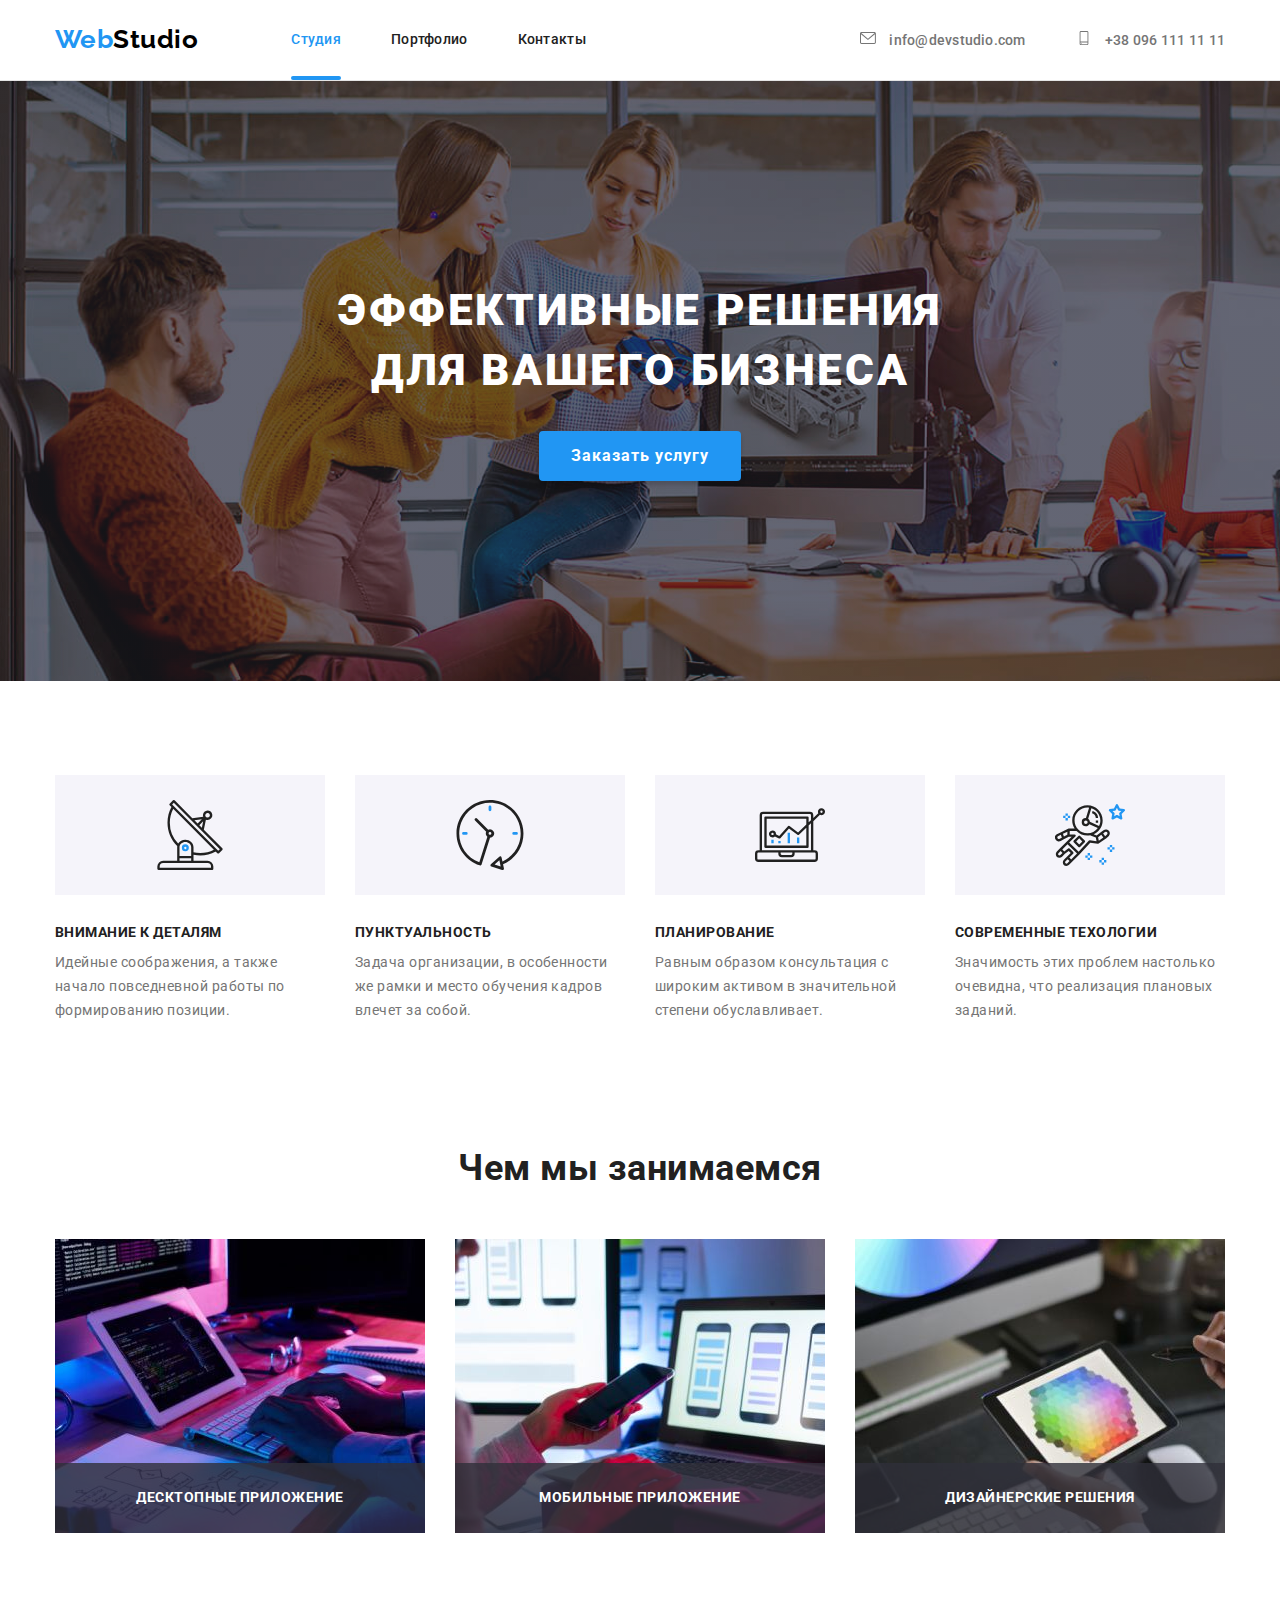
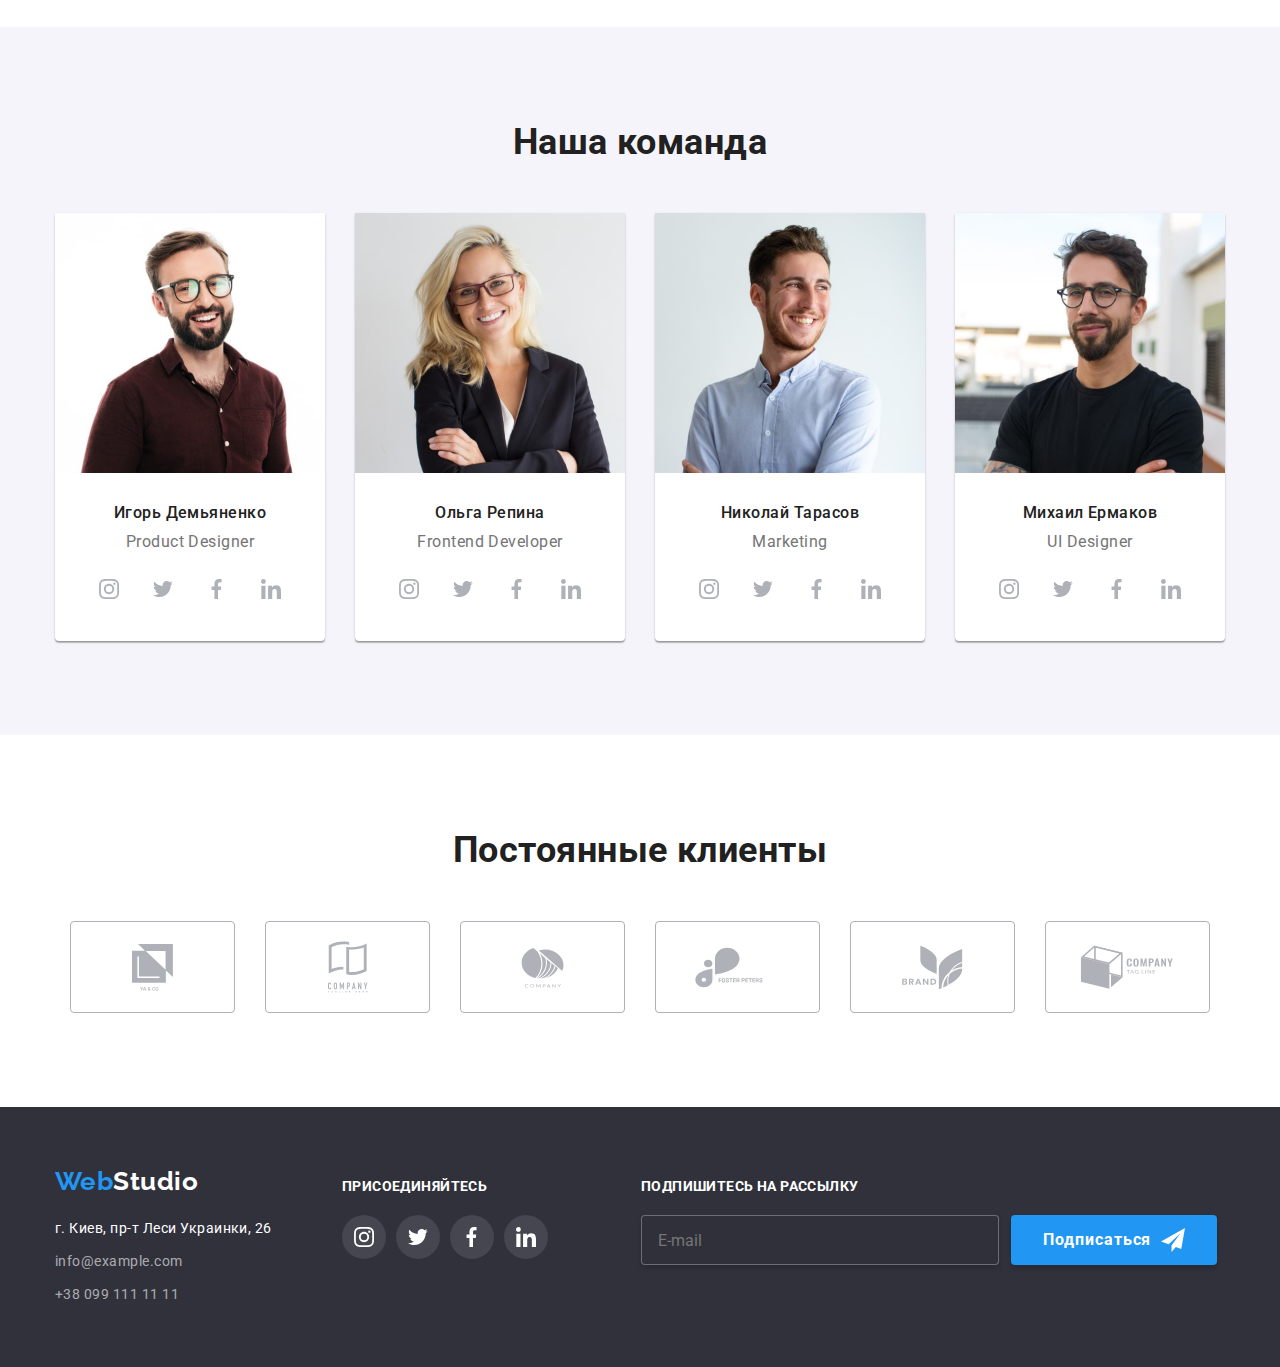
<file: index.html>
<!DOCTYPE html>
<html lang="ru">

<head>
  <meta charset="UTF-8" />
  <meta http-equiv="X-UA-Compatible" content="IE=edge" />
  <meta name="viewport" content="width=device-width, initial-scale=1.0" />
  <link rel="stylesheet"
    href="https://fonts.googleapis.com/css2?family=Raleway:wght@700&family=Roboto:wght@400;500;700;900&display=swap" />
  <link rel="stylesheet"
    href="https://cdnjs.cloudflare.com/ajax/libs/modern-normalize/1.1.0/modern-normalize.min.css" />
  <link rel="stylesheet" href="./css/main.min.css" />
  <title>Markup-HW-08</title>
</head>

<body>
  <header class="header">
    <div class="container header__wrap">
      <!-- mobile_menu -->
      <div class="mobile_menu is-hidden">
        <ul class="mobile_menu__menu">
          <li class="mobile_menu__item">
            <a class="link mobile_menu__link mobile_menu__link--current" href="./index.html">Студия</a>
          </li>
          <li class="mobile_menu__item">
            <a class="link mobile_menu__link" href="./portfolio.html">Портфолио</a>
          </li>
          <li class="mobile_menu__item">
            <a class="link mobile_menu__link" href="#">Контакты</a>
          </li>
        </ul>
        <div>
          <ul class="mobile_menu__contact">
            <li class="mobile_menu__tel">
              <a class="link mobile_menu__link" href="tel:+380961111111">
                +38 096 111 11 11
              </a>
            </li>
            <li class="mobile_menu__mail">
              <a class="link mobile_menu__link" href="emailto:info@devstudio.com">
                info@devstudio.com
              </a>
            </li>
          </ul>
          <ul class="mobile_social">
            <li class="mobile_social__item">
              <a class="mobile_social__link" href="">
                Instagram
              </a>
            </li>
            <li class="mobile_social__item">
              <a class="mobile_social__link" href="">
                Twitter
              </a>
            </li>
            <li class="mobile_social__item">
              <a class="mobile_social__link" href="">
                Facebook
              </a>
            </li>
            <li class="mobile_social__item">
              <a class="mobile_social__link" href="">
                LinkedIn
              </a>
            </li>
          </ul>
        </div>
        <!-- мобильное меню кнопка  -->
        <button class="mobile-button__close" type="button">
          <svg class="mobile-button__icon" width="18.67px" height="18.67px">
            <use href="./images/svg-sprite.svg#icon-close_24px"></use>
          </svg>
        </button>
        <!-- мобильное меню кнопка  -->
      </div>
      <!-- mobile_menu -->
      <nav class="header__nav">
        <a class="link logo header__logo" href="#">Web<span class="logo__accient">Studio</span>
        </a>
        <!-- мобильное меню кнопка  -->
        <button class="mobile-button__open" type="button">
          <svg class="mobile-button__icon" width="18.67px" height="18.67px">
            <use href="./images/svg-sprite.svg#icon-open_24px"></use>
          </svg>
        </button>
        <!-- мобильное меню кнопка  -->
        <ul class="menu header__menu">
          <li class="menu__item">
            <a class="link menu__link menu__link--current" href="./index.html">Студия</a>
          </li>
          <li class="menu__item">
            <a class="link menu__link" href="./portfolio.html">Портфолио</a>
          </li>
          <li class="menu__item">
            <a class="link menu__link" href="#">Контакты</a>
          </li>
        </ul>
      </nav>
      <ul class="contact header__contact">
        <li class="contact__item">
          <a class="link contact__link" href="emailto:info@devstudio.com">
            <svg class="contact__icon" width="16" height="14">
              <use href="./images/svg-sprite.svg#icon-envelope"></use>
            </svg>
            info@devstudio.com
          </a>
        </li>
        <li class="contact__item">
          <a class="link contact__link" href="tel:+380961111111">
            <svg class="contact__icon" width="10" height="16">
              <use href="./images/svg-sprite.svg#icon-smartphone"></use>
            </svg>
            +38 096 111 11 11
          </a>
        </li>
      </ul>
    </div>
  </header>
  <main class="main">
    <section class="hero-section">
      <div class="container">
        <h1 class="hero-title">
          ЭФФЕКТИВНЫЕ РЕШЕНИЯ<br />
          ДЛЯ ВАШЕГО БИЗНЕСА
        </h1>
        <button class="hero-button" type="button" data-modal-open>Заказать услугу</button>
      </div>
    </section>
    <section class="features">
      <div class="container">
        <h2 class="section-title visually-hidden">Требованиия</h2>
        <ul class="features-list">
          <li class="features-list__item">
            <div class="features-list__inner">
              <svg class="features-list__icon">
                <use href="./images/svg-sprite.svg#icon-antena"></use>
              </svg>
            </div>
            <h3 class="features-list__title">Внимание к деталям</h3>
            <p class="features-list__description">
              Идейные соображения, а также начало повседневной работы по формированию позиции.
            </p>
          </li>
          <li class="features-list__item">
            <div class="features-list__inner">
              <svg class="features-list__icon">
                <use href="./images/svg-sprite.svg#icon-clock"></use>
              </svg>
            </div>
            <h3 class="features-list__title">Пунктуальность</h3>
            <p class="features-list__description">
              Задача организации, в особенности же рамки и место обучения кадров влечет за собой.
            </p>
          </li>
          <li class="features-list__item">
            <div class="features-list__inner">
              <svg class="features-list__icon">
                <use href="./images/svg-sprite.svg#icon-diagram"></use>
              </svg>
            </div>
            <h3 class="features-list__title">Планирование</h3>
            <p class="features-list__description">
              Равным образом консультация с широким активом в значительной степени обуславливает.
            </p>
          </li>
          <li class="features-list__item">
            <div class="features-list__inner">
              <svg class="features-list__icon">
                <use href="./images/svg-sprite.svg#icon-astronaut"></use>
              </svg>
            </div>
            <h3 class="features-list__title">Современные техологии</h3>
            <p class="features-list__description">
              Значимость этих проблем настолько очевидна, что реализация плановых заданий.
            </p>
          </li>
        </ul>
      </div>
    </section>
    <section class="aboutas">
      <div class="container">
        <h2 class="section-title">Чем мы занимаемся</h2>
        <ul class="aboutas-list">
          <li class="aboutas-list__item">
            <picture>
              <source media="(min-width: 1200px)" srcset="./images/about-first-image.jpg 1x, 
                              ./images/about-first-image@2x.jpg 2x" type="image/jpg">
              <img src="./images/about-first-image.jpg" alt="Программирование" width="370" />
            </picture>

            <p class="aboutas-list__description">Десктопные приложение</p>
          </li>
          <li class="aboutas-list__item">
            <picture>
              <source media="(min-width: 1200px)" srcset="./images/about-second-image.jpg 1x, 
                              ./images/about-second-image@2x.jpg 2x" type="image/jpg">
              <img src="./images/about-second-image.jpg" alt="Мобильная адаптация сайтов" width="370" />
            </picture>
            <p class="aboutas-list__description">Мобильные приложение</p>
          </li>
          <li class="aboutas-list__item">
            <picture>
              <source media="(min-width: 1200px)" srcset="./images/about-third-image.jpg 1x, 
                              ./images/about-third-image@2x.jpg 2x" type="image/jpg">
              <img src="./images/about-third-image.jpg" alt="Создание дизайна сайтов" width="370" />
            </picture>
            <p class="aboutas-list__description">Дизайнерские решения</p>
          </li>
        </ul>
      </div>
    </section>
    <section class="team">
      <div class="container">
        <h2 class="section-title">Наша команда</h2>
        <ul class="team-list">
          <li class="team-list__item">
            <picture>
              <source media="(min-width: 1200px)" srcset="./images/Igor-1200-img.jpg 1x, 
                                ./images/Igor-1200-img@2x.jpg 2x" type="image/jpg">
              <source media="(min-width: 768px)" srcset="./images/Igor-768-img.jpg 1x, 
                                ./images/Igor-768-img@2x.jpg 2x" type="image/jpg">
              <source media="(min-width: 480px)" srcset="./images/Igor-450-img.jpg 1x, 
                                ./images/Igor-450-img@2x.jpg 2x" type="image/jpg">
              <img src="./images/Igor-450-img.jpg" alt="Фронтенд разработчик" width="270" />
            </picture>
            <h3 class="team-list__title">Игорь Демьяненко</h3>
            <p class="team-list__description">Product Designer</p>
            <ul class="social-list">
              <li class="social-list__item">
                <a class="social-list__link" href="">
                  <svg class="social-list__icon">
                    <use href="./images/svg-sprite.svg#icon-instagram"></use>
                  </svg>
                </a>
              </li>
              <li class="social-list__item">
                <a class="social-list__link" href="">
                  <svg class="social-list__icon">
                    <use href="./images/svg-sprite.svg#icon-twitter"></use>
                  </svg>
                </a>
              </li>
              <li class="social-list__item">
                <a class="social-list__link" href="">
                  <svg class="social-list__icon">
                    <use href="./images/svg-sprite.svg#icon-facebook"></use>
                  </svg>
                </a>
              </li>
              <li class="social-list__item">
                <a class="social-list__link" href="">
                  <svg class="social-list__icon">
                    <use href="./images/svg-sprite.svg#icon-linkedin"></use>
                  </svg>
                </a>
              </li>
            </ul>
          </li>
          <li class="team-list__item">
            <picture>
              <source media="(min-width: 1200px)" srcset="./images/Olga-1200-img.jpg 1x, 
                                ./images/Olga-1200-img@2x.jpg 2x" type="image/jpg">
              <source media="(min-width: 768px)" srcset="./images/Olga-768-img.jpg 1x, 
                                ./images/Olga-768-img@2x.jpg 2x" type="image/jpg">
              <source media="(min-width: 480px)" srcset="./images/Olga-450-img.jpg 1x, 
                                ./images/Olga-450-img@2x.jpg 2x" type="image/jpg">
              <img src="./images/Olga-450-img.jpg" alt="Фронтенд разработчик" width="270" />
            </picture>
            <h3 class="team-list__title">Ольга Репина</h3>
            <p class="team-list__description">Frontend Developer</p>
            <ul class="social-list">
              <li class="social-list__item">
                <a class="social-list__link" href="">
                  <svg class="social-list__icon">
                    <use href="./images/svg-sprite.svg#icon-instagram"></use>
                  </svg>
                </a>
              </li>
              <li class="social-list__item">
                <a class="social-list__link" href="">
                  <svg class="social-list__icon">
                    <use href="./images/svg-sprite.svg#icon-twitter"></use>
                  </svg>
                </a>
              </li>
              <li class="social-list__item">
                <a class="social-list__link" href="">
                  <svg class="social-list__icon">
                    <use href="./images/svg-sprite.svg#icon-facebook"></use>
                  </svg>
                </a>
              </li>
              <li class="social-list__item">
                <a class="social-list__link" href="">
                  <svg class="social-list__icon">
                    <use href="./images/svg-sprite.svg#icon-linkedin"></use>
                  </svg>
                </a>
              </li>
            </ul>
          </li>
          <li class="team-list__item">
            <picture>
              <source media="(min-width: 1200px)" srcset="./images/nikolay-1200-img.jpg 1x, 
                                ./images/nikolay-1200-img@2x.jpg 2x" type="image/jpg">
              <source media="(min-width: 768px)" srcset="./images/nikolay-768-img.jpg 1x, 
                                ./images/nikolay-768-img@2x.jpg 2x" type="image/jpg">
              <source media="(min-width: 480px)" srcset="./images/nikolay-450-img.jpg 1x, 
                                ./images/nikolay-450-img@2x.jpg 2x" type="image/jpg">
              <img src="./images/nikolay-450-img.jpg" alt="Маркетолог" width="270" />
            </picture>
            <h3 class="team-list__title">Николай Тарасов</h3>
            <p class="team-list__description">Marketing</p>
            <ul class="social-list">
              <li class="social-list__item">
                <a class="social-list__link" href="">
                  <svg class="social-list__icon">
                    <use href="./images/svg-sprite.svg#icon-instagram"></use>
                  </svg>
                </a>
              </li>
              <li class="social-list__item">
                <a class="social-list__link" href="">
                  <svg class="social-list__icon">
                    <use href="./images/svg-sprite.svg#icon-twitter"></use>
                  </svg>
                </a>
              </li>
              <li class="social-list__item">
                <a class="social-list__link" href="">
                  <svg class="social-list__icon">
                    <use href="./images/svg-sprite.svg#icon-facebook"></use>
                  </svg>
                </a>
              </li>
              <li class="social-list__item">
                <a class="social-list__link" href="">
                  <svg class="social-list__icon">
                    <use href="./images/svg-sprite.svg#icon-linkedin"></use>
                  </svg>
                </a>
              </li>
            </ul>
          </li>
          <li class="team-list__item">
            <picture>
              <source media="(min-width: 1200px)" srcset="./images/mikhail-1200-img.jpg 1x, 
                                ./images/mikhail-1200-img@2x.jpg 2x" type="image/jpg">
              <source media="(min-width: 768px)" srcset="./images/mikhail-768-img.jpg 1x, 
                                ./images/mikhail-768-img@2x.jpg 2x" type="image/jpg">
              <source media="(min-width: 480px)" srcset="./images/mikhail-450-img.jpg 1x, 
                                ./images/mikhail-450-img@2x.jpg 2x" type="image/jpg">
              <img src="./images/mikhail-450-img.jpg" alt="Дизайнер пользовательского интерфейса" width="270" />
            </picture>

            <h3 class="team-list__title">Михаил Ермаков</h3>
            <p class="team-list__description">UI Designer</p>
            <ul class="social-list">
              <li class="social-list__item">
                <a class="social-list__link" href="">
                  <svg class="social-list__icon">
                    <use href="./images/svg-sprite.svg#icon-instagram"></use>
                  </svg>
                </a>
              </li>
              <li class="social-list__item">
                <a class="social-list__link" href="">
                  <svg class="social-list__icon">
                    <use href="./images/svg-sprite.svg#icon-twitter"></use>
                  </svg>
                </a>
              </li>
              <li class="social-list__item">
                <a class="social-list__link" href="">
                  <svg class="social-list__icon">
                    <use href="./images/svg-sprite.svg#icon-facebook"></use>
                  </svg>
                </a>
              </li>
              <li class="social-list__item">
                <a class="social-list__link" href="">
                  <svg class="social-list__icon">
                    <use href="./images/svg-sprite.svg#icon-linkedin"></use>
                  </svg>
                </a>
              </li>
            </ul>
          </li>
        </ul>
      </div>
    </section>
    <section class="clients">
      <div class="container">
        <h2 class="section-title">Постоянные клиенты</h2>
        <ul class="client-list">
          <li class="client-list__item">
            <a class="client-list__link" href="">
              <svg class="client-list__icon" width="41" height="47">
                <use href="./images/svg-sprite.svg#icon-company-one"></use>
              </svg>
            </a>
          </li>
          <li class="client-list__item">
            <a class="client-list__link" href="">
              <svg class="client-list__icon" width="40" height="52">
                <use href="./images/svg-sprite.svg#icon-company-two"></use>
              </svg>
            </a>
          </li>
          <li class="client-list__item">
            <a class="client-list__link" href="">
              <svg class="client-list__icon" width="43" height="41">
                <use href="./images/svg-sprite.svg#icon-company-three"></use>
              </svg>
            </a>
          </li>
          <li class="client-list__item">
            <a class="client-list__link" href="">
              <svg class="client-list__icon" width="84" height="41">
                <use href="./images/svg-sprite.svg#icon-company-four"></use>
              </svg>
            </a>
          </li>
          <li class="client-list__item">
            <a class="client-list__link" href="">
              <svg class="client-list__icon" width="63" height="45">
                <use href="./images/svg-sprite.svg#icon-company-five"></use>
              </svg>
            </a>
          </li>
          <li class="client-list__item">
            <a class="client-list__link" href="">
              <svg class="client-list__icon" width="94" height="44">
                <use href="./images/svg-sprite.svg#icon-company-six"></use>
              </svg>
            </a>
          </li>
        </ul>
      </div>
    </section>
  </main>
  <footer class="footer">
    <div class="container footer-flex">
      <div class="footer__adress">
        <a class="link logo" href="/">Web<span class="logo__accient logo__accient--color">Studio</span></a>
        <address>
          <ul class="footer-contact">
            <li class="footer-contact__item">
              <a class="footer-contact__link footer-contact__link--white" href="">г. Киев, пр-т Леси Украинки, 26</a>
            </li>
            <li class="footer-contact__item">
              <a class="footer-contact__link" href="mailto:info@example.com">info@example.com</a>
            </li>
            <li class="footer-contact__item">
              <a class="footer-contact__link" href="tel:+380991111111">+38 099 111 11 11</a>
            </li>
          </ul>
        </address>
      </div>
      <div class="footer-socials-container">
        <p class="footer-title">присоединяйтесь</p>
        <ul class="social-list">
          <li class="social-list__item">
            <a href="" class="social-list__link social-list__link--bgc">
              <svg class="social-list__icon social-list__icon--fill">
                <use href="./images/svg-sprite.svg#icon-instagram"></use>
              </svg>
            </a>
          </li>
          <li class="social-list__item">
            <a href="" class="social-list__link social-list__link--bgc">
              <svg class="social-list__icon social-list__icon--fill">
                <use href="./images/svg-sprite.svg#icon-twitter"></use>
              </svg>
            </a>
          </li>
          <li class="social-list__item">
            <a href="" class="social-list__link social-list__link--bgc">
              <svg class="social-list__icon social-list__icon--fill">
                <use href="./images/svg-sprite.svg#icon-facebook"></use>
              </svg>
            </a>
          </li>
          <li class="social-list__item">
            <a href="" class="social-list__link social-list__link--bgc">
              <svg class="social-list__icon social-list__icon--fill">
                <use href="./images/svg-sprite.svg#icon-linkedin"></use>
              </svg>
            </a>
          </li>
        </ul>
      </div>
      <div class="footer-form">
        <p class="footer-title">Подпишитесь на рассылку</p>
        <form class="form-wrap">
          <label class="footer-form__label">
            <input class="footer-form__input" type="email" placeholder="E-mail" />
          </label>
          <button class="form-button" type="submit">
            Подписаться
            <svg class="form-button__icon">
              <use href="./images/svg-sprite.svg#icon-send"></use>
            </svg>
          </button>
        </form>
      </div>
    </div>
  </footer>
  <div class="backdrop is-hidden" data-modal>
    <div class="modal">
      <button class="modal-button" type="button" data-modal-close>
        <svg class="modal-button__icon">
          <use href="./images/svg-sprite.svg#icon-Close-icon"></use>
        </svg>
      </button>
      <form class="form">
        <p class="form__title">Оставьте свои данные, мы вам перезвоним</p>
        <div role="group">
          <label class="form__label" for="user-name">Имя</label>
          <div class="form__field">
            <input class="form__input" type="text" name="name" id="user-name" required />
            <svg class="form__icon">
              <use href="./images/svg-sprite.svg#icon-name"></use>
            </svg>
          </div>
          <label class="form__label" for="phone-number">Телефон</label>
          <div class="form__field">
            <input class="form__input" type="tel" name="tel" id="phone-number" required />
            <svg class="form__icon">
              <use href="./images/svg-sprite.svg#icon-phone"></use>
            </svg>
          </div>
          <label class="form__label" for="mail" required>Почта</label>
          <div class="form__field">
            <input class="form__input" type="email" name="email" id="mail" />
            <svg class="form__icon">
              <use href="./images/svg-sprite.svg#icon-email"></use>
            </svg>
          </div>
          <label class="form__label" for="comment">Комментарий</label>
          <div class="form__textarea">
            <textarea class="textarea__form" name="comment" id="comment" placeholder="Введите текст"></textarea>
          </div>
          <div class="checbox">
            <label class="checkbox__label" for="checkbox">
              <input class="checkbox__input" type="checkbox" id="checkbox" name="policy" required />
              Соглашаюсь с рассылкой и принимаю
              <a class="checkbox__link" href="">
                Условия договора</a>
              <svg class="checkbox__icon--active-icon">
                <use href="./images/svg-sprite.svg#icon-check"></use>
              </svg>
              <svg class="checkbox__icon">
                <use href="./images/svg-sprite.svg#icon-vector"></use>
              </svg>
            </label>
          </div>
          <div class="button__container">
            <button type="submit" class="form__button">Отправить</button>
          </div>
        </div>
      </form>
    </div>
  </div>
  <script src="./js/modal.js"></script>
  <script src="./js/menu.js"></script>
</body>
</html>
</file>
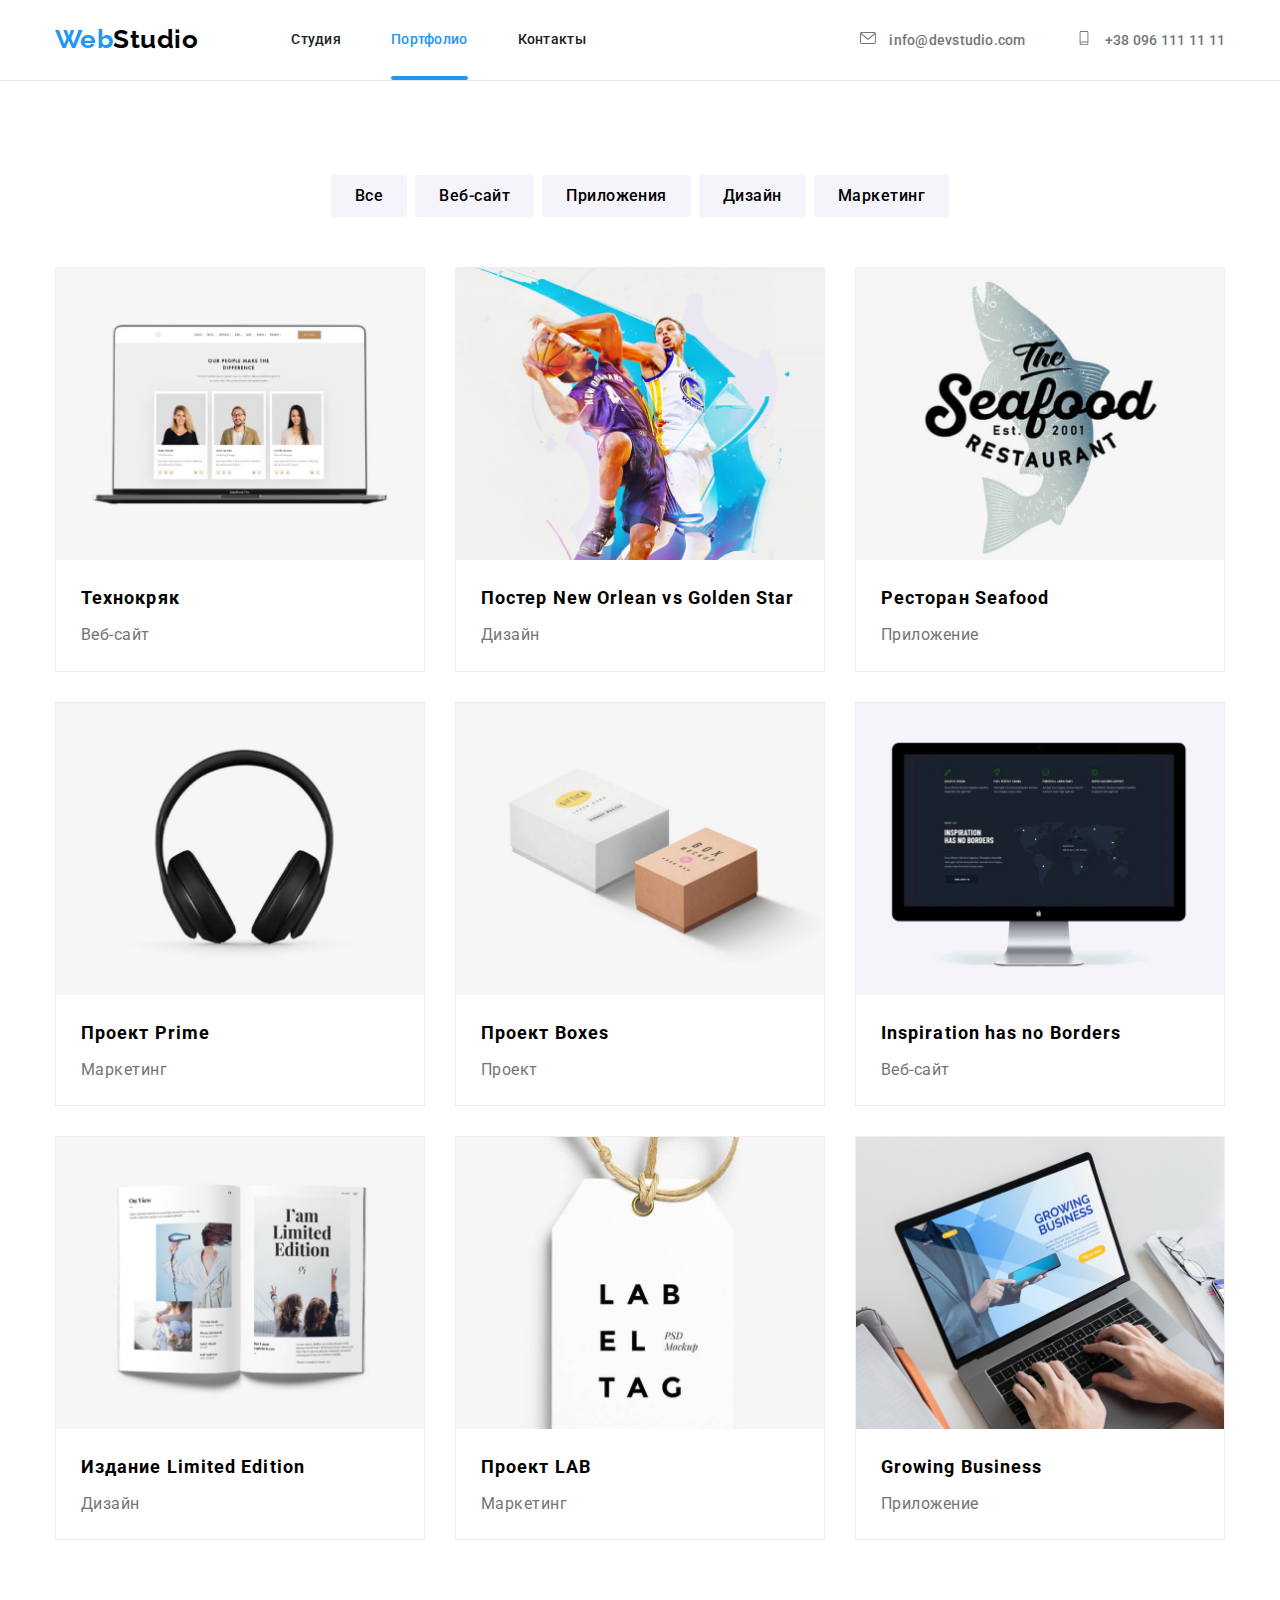
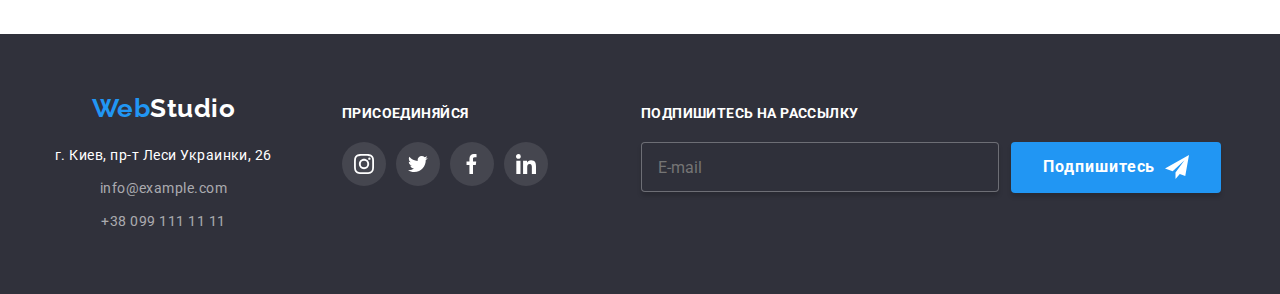
<file: portfolio.html>
<!DOCTYPE html>
<html lang="ru">

<head>
  <meta charset="UTF-8" />
  <meta http-equiv="X-UA-Compatible" content="IE=edge" />
  <meta name="viewport" content="width=device-width, initial-scale=1.0" />
  <link rel="stylesheet"
    href="https://fonts.googleapis.com/css2?family=Raleway:wght@700&family=Roboto:wght@400;500;700;900&display=swap"
    rel="stylesheet" />
  <link rel="stylesheet"
    href="https://cdnjs.cloudflare.com/ajax/libs/modern-normalize/1.1.0/modern-normalize.min.css" />
  <!-- <link rel="stylesheet" href="./css/style.css"> -->
  <link rel="stylesheet" href="./css/main.min.css" />
  <title>Markup-HW-08</title>
</head>

<body>
  <header class="header">
    <div class="container header__wrap">
      <!-- mobile_menu -->
      <div class="mobile_menu is-hidden">
        <ul class="mobile_menu__menu">
          <li class="mobile_menu__item">
            <a class="link mobile_menu__link" href="./index.html">Студия</a>
          </li>
          <li class="mobile_menu__item">
            <a class="link mobile_menu__link mobile_menu__link--current" href="./portfolio.html">Портфолио</a>
          </li>
          <li class="mobile_menu__item">
            <a class="link mobile_menu__link" href="#">Контакты</a>
          </li>
        </ul>
        <div>
          <ul class="mobile_menu__contact">
            <li class="mobile_menu__tel">
              <a class="link mobile_menu__link" href="tel:+380961111111">
                +38 096 111 11 11
              </a>
            </li>
            <li class="mobile_menu__mail">
              <a class="link mobile_menu__link" href="emailto:info@devstudio.com">
                info@devstudio.com
              </a>
            </li>
          </ul>
          <ul class="mobile_social">
            <li class="mobile_social__item">
              <a class="mobile_social__link" href="">
                Instagram
              </a>
            </li>
            <li class="mobile_social__item">
              <a class="mobile_social__link" href="">
                Twitter
              </a>
            </li>
            <li class="mobile_social__item">
              <a class="mobile_social__link" href="">
                Facebook
              </a>
            </li>
            <li class="mobile_social__item">
              <a class="mobile_social__link" href="">
                LinkedIn
              </a>
            </li>
          </ul>
        </div>
        <!-- мобильное меню кнопка  -->
        <button class="mobile-button__close" type="button">
          <svg class="mobile-button__icon" width="18.67px" height="18.67px">
            <use href="./images/svg-sprite.svg#icon-close_24px"></use>
          </svg>
        </button>
        <!-- мобильное меню кнопка  -->
      </div>
      <!-- mobile_menu -->
      <nav class="header__nav">
        <a class="link logo header__logo" href="#">Web<span class="logo__accient">Studio</span></a>
        <!-- мобильное меню кнопка  -->
        <button class="mobile-button__open" type="button">
          <svg class="mobile-button__icon" width="18.67px" height="18.67px">
            <use href="./images/svg-sprite.svg#icon-open_24px"></use>
          </svg>
        </button>
        <!-- мобильное меню кнопка  -->
        <ul class="menu header__menu">
          <li class="menu__item">
            <a class="link menu__link" href="./index.html">Студия</a>
          </li>
          <li class="menu__item">
            <a class="link menu__link menu__link--current" href="./portfolio.html">Портфолио</a>
          </li>
          <li class="menu__item">
            <a class="link menu__link" href="#">Контакты</a>
          </li>
        </ul>
      </nav>
      <ul class="contact header__contact">
        <li class="contact__item">
          <a class="link contact__link" href="emailto:info@devstudio.com">
            <svg class="contact__icon" width="16" height="14">
              <use href="./images/svg-sprite.svg#icon-envelope"></use>
            </svg>
            info@devstudio.com
          </a>
        </li>
        <li class="contact__item">
          <a class="link contact__link" href="tel:+380961111111">
            <svg class="contact__icon" width="10" height="16">
              <use href="./images/svg-sprite.svg#icon-smartphone"></use>
            </svg>
            +38 096 111 11 11
          </a>
        </li>
      </ul>
    </div>
  </header>
  <main>
    <section class="portfolio">
      <div class="container">
        <h1 class="portfolio__title visually-hidden">Наши работы</h1>
        <ul class="menu-list portfolio__menu-list">
          <li class="menu-list__item">
            <button class="menu-list__button" type="button">Все</button>
          </li>
          <li class="menu-list__item">
            <button class="menu-list__button" type="button">Веб-сайт</button>
          </li>
          <li class="menu-list__item">
            <button class="menu-list__button" type="button">Приложения</button>
          </li>
          <li class="menu-list__item">
            <button class="menu-list__button" type="button">Дизайн</button>
          </li>
          <li class="menu-list__item">
            <button class="menu-list__button" type="button">Маркетинг</button>
          </li>
        </ul>
        <ul class="list-works">
          <li class="list-works__item">
            <a class="link list-works__link" href="">
              <div class="list-works__thumb">
                <picture>
                  <source media="(min-width: 1200px)" srcset="./portfolio-images/pic-1-1200.jpg 1x, 
                                    ./portfolio-images/pic-1-1200@2x.jpg 2x" type="image/jpg">
                  <source media="(min-width: 768px)" srcset="./portfolio-images/pic-1-768.jpg 1x, 
                                    ./portfolio-images/pic-1-768@2x.jpg 2x" type="image/jpg">
                  <source media="(min-width: 480px)" srcset="./portfolio-images/pic-1-450.jpg 1x, 
                                    ./portfolio-images/pic-1-450@2x.jpg 2x" type="image/jpg">
                  <img src="./portfolio-images/pic-1-450.jpg" alt=" Веб-сайт Технокряк" width="370" />
                </picture>
                <div class="overlay">
                  <p class="overlay__text">
                    Ресурс предлагает комплексные предложения с разным уровнем функционала и
                    сервисов. Все это позволит посетителю получить исчерпывающие сведения о
                    компании или частном лице.
                  </p>
                </div>
              </div>
              <div class="list-works__description">
                <h2 class="list-works__title">Технокряк</h2>
                <p class="list-works__text">Веб-сайт</p>
              </div>
            </a>
          </li>
          <li class="list-works__item">
            <a class="link list-works__link" href="">
              <div class="list-works__thumb">
                <picture>
                  <source media="(min-width: 1200px)" srcset="./portfolio-images/pic-2-1200.jpg 1x, 
                                    ./portfolio-images/pic-2-1200@2x.jpg 2x" type="image/jpg">
                  <source media="(min-width: 768px)" srcset="./portfolio-images/pic-2-768.jpg 1x, 
                                    ./portfolio-images/pic-2-768@2x.jpg 2x" type="image/jpg">
                  <source media="(min-width: 480px)" srcset="./portfolio-images/pic-2-450.jpg 1x, 
                                    ./portfolio-images/pic-2-450@2x.jpg 2x" type="image/jpg">
                  <img src="./portfolio-images/pic-2-450.jpg" alt="Постер New Orlean vs Golden Star" width="370" />
                </picture>
                <div class="overlay">
                  <p class="overlay__text">
                    Ресурс предлагает комплексные предложения с разным уровнем функционала и
                    сервисов. Все это позволит посетителю получить исчерпывающие сведения о
                    компании или частном лице.
                  </p>
                </div>
              </div>

              <div class="list-works__description">
                <h2 class="list-works__title">Постер New Orlean vs Golden Star</h2>
                <p class="list-works__text">Дизайн</p>
              </div>
            </a>
          </li>
          <li class="list-works__item">
            <a class="link list-works__link" href="">
              <div class="list-works__thumb">
                <picture>
                  <source media="(min-width: 1200px)" srcset="./portfolio-images/pic-3-1200.jpg 1x, 
                                    ./portfolio-images/pic-3-1200@2x.jpg 2x" type="image/jpg">
                  <source media="(min-width: 768px)" srcset="./portfolio-images/pic-3-768.jpg 1x, 
                                    ./portfolio-images/pic-3-768@2x.jpg 2x" type="image/jpg">
                  <source media="(min-width: 480px)" srcset="./portfolio-images/pic-3-450.jpg 1x, 
                                    ./portfolio-images/pic-3-450@2x.jpg 2x" type="image/jpg">
                  <img src="./portfolio-images/pic-3-450.jpg" alt="Ресторан Seafood" width="370" />
                </picture>
                <div class="overlay">
                  <p class="overlay__text">
                    Ресурс предлагает комплексные предложения с разным уровнем функционала и
                    сервисов. Все это позволит посетителю получить исчерпывающие сведения о
                    компании или частном лице.
                  </p>
                </div>
              </div>
              <div class="list-works__description">
                <h2 class="list-works__title">Ресторан Seafood</h2>
                <p class="list-works__text">Приложение</p>
              </div>
            </a>
          </li>
          <li class="list-works__item">
            <a class="link list-works__link" href="">
              <div class="list-works__thumb">
                <picture>
                  <source media="(min-width: 1200px)" srcset="./portfolio-images/pic-4-1200.jpg 1x, 
                                    ./portfolio-images/pic-4-1200@2x.jpg 2x" type="image/jpg">
                  <source media="(min-width: 768px)" srcset="./portfolio-images/pic-4-768.jpg 1x, 
                                    ./portfolio-images/pic-4-768@2x.jpg 2x" type="image/jpg">
                  <source media="(min-width: 480px)" srcset="./portfolio-images/pic-4-450.jpg 1x, 
                                    ./portfolio-images/pic-4-450@2x.jpg 2x" type="image/jpg">
                  <img src="./portfolio-images/pic-4-450.jpg" alt="Проект Prime" width="370" />
                </picture>

                <div class="overlay">
                  <p class="overlay__text">
                    Ресурс предлагает комплексные предложения с разным уровнем функционала и
                    сервисов. Все это позволит посетителю получить исчерпывающие сведения о
                    компании или частном лице.
                  </p>
                </div>
              </div>
              <div class="list-works__description">
                <h2 class="list-works__title">Проект Prime</h2>
                <p class="list-works__text">Маркетинг</p>
              </div>
            </a>
          </li>
          <li class="list-works__item">
            <a class="link list-works__link" href="">
              <div class="list-works__thumb">
                <picture>
                  <source media="(min-width: 1200px)" srcset="./portfolio-images/pic-5-1200.jpg 1x, 
                                    ./portfolio-images/pic-5-1200@2x.jpg 2x" type="image/jpg">
                  <source media="(min-width: 768px)" srcset="./portfolio-images/pic-5-768.jpg 1x, 
                                    ./portfolio-images/pic-5-768@2x.jpg 2x" type="image/jpg">
                  <source media="(min-width: 480px)" srcset="./portfolio-images/pic-5-450.jpg 1x, 
                                    ./portfolio-images/pic-5-450@2x.jpg 2x" type="image/jpg">
                  <img src="./portfolio-images/pic-5-450.jpg" alt="Проект Boxes" width="370" />
                </picture>
                <div class="overlay">
                  <p class="overlay__text">
                    Ресурс предлагает комплексные предложения с разным уровнем функционала и
                    сервисов. Все это позволит посетителю получить исчерпывающие сведения о
                    компании или частном лице.
                  </p>
                </div>
              </div>
              <div class="list-works__description">
                <h2 class="list-works__title">Проект Boxes</h2>
                <p class="list-works__text">Проект</p>
              </div>
            </a>
          </li>
          <li class="list-works__item">
            <a class="link list-works__link" href="">
              <div class="list-works__thumb">
                <picture>
                  <source media="(min-width: 1200px)" srcset="./portfolio-images/pic-6-1200.jpg 1x, 
                                    ./portfolio-images/pic-6-1200@2x.jpg 2x" type="image/jpg">
                  <source media="(min-width: 768px)" srcset="./portfolio-images/pic-6-768.jpg 1x, 
                                    ./portfolio-images/pic-6-768@2x.jpg 2x" type="image/jpg">
                  <source media="(min-width: 480px)" srcset="./portfolio-images/pic-6-450.jpg 1x, 
                                    ./portfolio-images/pic-6-450@2x.jpg 2x" type="image/jpg">
                  <img src="./portfolio-images/pic-6-450.jpg" alt="Веб-сайт Inspiration has no Borders" width="370" />
                </picture>
                <div class="overlay">
                  <p class="overlay__text">
                    Ресурс предлагает комплексные предложения с разным уровнем функционала и
                    сервисов. Все это позволит посетителю получить исчерпывающие сведения о
                    компании или частном лице.
                  </p>
                </div>
              </div>
              <div class="list-works__description">
                <h2 class="list-works__title">Inspiration has no Borders</h2>
                <p class="list-works__text">Веб-сайт</p>
              </div>
            </a>
          </li>
          <li class="list-works__item">
            <a class="link list-works__link" href="">
              <div class="list-works__thumb">
                <picture>
                  <source media="(min-width: 1200px)" srcset="./portfolio-images/pic-7-1200.jpg 1x, 
                                    ./portfolio-images/pic-7-1200@2x.jpg 2x" type="image/jpg">
                  <source media="(min-width: 768px)" srcset="./portfolio-images/pic-7-768.jpg 1x, 
                                    ./portfolio-images/pic-7-768@2x.jpg 2x" type="image/jpg">
                  <source media="(min-width: 480px)" srcset="./portfolio-images/pic-7-450.jpg 1x, 
                                    ./portfolio-images/pic-7-450@2x.jpg 2x" type="image/jpg">
                  <img src="./portfolio-images/pic-7-450.jpg" alt="Издание Limited Edition" width="370" />
                </picture>
                <div class="overlay">
                  <p class="overlay__text">
                    Ресурс предлагает комплексные предложения с разным уровнем функционала и
                    сервисов. Все это позволит посетителю получить исчерпывающие сведения о
                    компании или частном лице.
                  </p>
                </div>
              </div>
              <div class="list-works__description">
                <h2 class="list-works__title">Издание Limited Edition</h2>
                <p class="list-works__text">Дизайн</p>
              </div>
            </a>
          </li>
          <li class="list-works__item">
            <a class="link list-works__link" href="">
              <div class="list-works__thumb">
                <picture>
                  <source media="(min-width: 1200px)" srcset="./portfolio-images/pic-8-1200.jpg 1x, 
                                    ./portfolio-images/pic-8-1200@2x.jpg 2x" type="image/jpg">
                  <source media="(min-width: 768px)" srcset="./portfolio-images/pic-8-768.jpg 1x, 
                                    ./portfolio-images/pic-8-768@2x.jpg 2x" type="image/jpg">
                  <source media="(min-width: 480px)" srcset="./portfolio-images/pic-8-450.jpg 1x, 
                                    ./portfolio-images/pic-8-450@2x.jpg 2x" type="image/jpg">
                  <img src="./portfolio-images/pic-8-450.jpg" alt="Проект LAB" width="370" />
                </picture>
                <div class="overlay">
                  <p class="overlay__text">
                    Ресурс предлагает комплексные предложения с разным уровнем функционала и
                    сервисов. Все это позволит посетителю получить исчерпывающие сведения о
                    компании или частном лице.
                  </p>
                </div>
              </div>
              <div class="list-works__description">
                <h2 class="list-works__title">Проект LAB</h2>
                <p class="list-works__text">Маркетинг</p>
              </div>
            </a>
          </li>
          <li class="list-works__item">
            <a class="link list-works__link" href="">
              <div class="list-works__thumb">
                <picture>
                  <source media="(min-width: 1200px)" srcset="./portfolio-images/pic-9-1200.jpg 1x, 
                                    ./portfolio-images/pic-9-1200@2x.jpg 2x" type="image/jpg">
                  <source media="(min-width: 768px)" srcset="./portfolio-images/pic-9-768.jpg 1x, 
                                    ./portfolio-images/pic-9-768@2x.jpg 2x" type="image/jpg">
                  <source media="(min-width: 480px)" srcset="./portfolio-images/pic-9-450.jpg 1x, 
                                    ./portfolio-images/pic-9-450@2x.jpg 2x" type="image/jpg">
                  <img src="./portfolio-images/pic-9-450.jpg" alt="Приложение Growing Business" width="370" />
                </picture>
                <div class="overlay">
                  <p class="overlay__text">
                    Ресурс предлагает комплексные предложения с разным уровнем функционала и
                    сервисов. Все это позволит посетителю получить исчерпывающие сведения о
                    компании или частном лице.
                  </p>
                </div>
              </div>
              <div class="list-works__description">
                <h2 class="list-works__title">Growing Business</h2>
                <p class="list-works__text">Приложение</p>
              </div>
            </a>
          </li>
        </ul>
      </div>
    </section>
  </main>
  <footer class="footer">
    <div class="container footer-flex">
      <div>
        <a class="link logo" href="/">Web<span class="logo__accient logo__accient--color">Studio</span></a>
        <address>
          <ul class="footer-contact">
            <li class="footer-contact__item">
              <a class="footer-contact__link footer-contact__link--white" href="">г. Киев, пр-т Леси Украинки, 26</a>
            </li>
            <li class="footer-contact__item">
              <a class="footer-contact__link" href="mailto:info@example.com">info@example.com</a>
            </li>
            <li class="footer-contact__item">
              <a class="footer-contact__link" href="tel:+380991111111">+38 099 111 11 11</a>
            </li>
          </ul>
        </address>
      </div>
      <div class="footer-socials-container">
        <p class="footer-title">Присоединяйся</p>
        <ul class="social-list">
          <li class="social-list__item">
            <a href="" class="social-list__link social-list__link--bgc">
              <svg class="social-list__icon social-list__icon--fill">
                <use href="./images/svg-sprite.svg#icon-instagram"></use>
              </svg>
            </a>
          </li>
          <li class="social-list__item">
            <a href="" class="social-list__link social-list__link--bgc">
              <svg class="social-list__icon social-list__icon--fill">
                <use href="./images/svg-sprite.svg#icon-twitter"></use>
              </svg>
            </a>
          </li>
          <li class="social-list__item">
            <a href="" class="social-list__link social-list__link--bgc">
              <svg class="social-list__icon social-list__icon--fill">
                <use href="./images/svg-sprite.svg#icon-facebook"></use>
              </svg>
            </a>
          </li>
          <li class="social-list__item">
            <a href="" class="social-list__link social-list__link--bgc">
              <svg class="social-list__icon social-list__icon--fill">
                <use href="./images/svg-sprite.svg#icon-linkedin"></use>
              </svg>
            </a>
          </li>
        </ul>
      </div>
      <div class="footer-form">
        <p class="footer-title">Подпишитесь на рассылку</p>
        <form class="form-wrap">
          <label class="footer-form__label" for="">
            <input class="footer-form__input" type="email" placeholder="E-mail" />
          </label>
          <button class="form-button" type="submit">
            Подпишитесь
            <svg class="form-button__icon">
              <use href="./images/svg-sprite.svg#icon-send"></use>
            </svg>
          </button>
        </form>
      </div>
    </div>
  </footer>
  <script src="./js/menu.js"></script>
</body>

</html>
</file>
<file: css/style.css>
:root{
     --primiry-text-color: #757575;
     --title-text-color: #212121;
     --main-font-family: roboto, sans-serif;
     --link-hover-color: #2196F3;
}

/* Общие правила для стилизвции страцы */
body{
    color: var(--primiry-text-color);
    font-family: var(--main-font-family);
    letter-spacing: 0.03em;

}
ul{
    margin: 0;
    padding: 0;
    list-style: none;
}
img{
    display: block;
}
.link{
    text-decoration: none;

}
.visually-hidden {
    position: absolute;
    white-space: nowrap;
    width: 1px;
    height: 1px;
    overflow: hidden;
    border: 0;
    padding: 0;
    clip: rect(0 0 0 0);
    clip-path: inset(50%);
    margin: -1px;
  }
.container{
    width: 1200px;
    margin-right: auto;
    margin-left: auto;
    padding-left: 15px;
    padding-right: 15px;
   
}
/* Стилизация шапки сайта */
.menu{
    border-bottom: 1px solid #E5E5E5;
}
.logo{
    padding: 24px 0;
    font-family: 'Raleway', sans-serif;
    font-weight: 700;
    font-size: 26px;
    line-height: 1.15;

    color: #2196F3;
}
.logo__accient{
    color: #212121;
}
.nav{
    display: flex;
}
.menu{
    display: flex;
    align-items: center;
}
.menu-nav{
    display: flex;
    margin-left: 93px;
}
.menu-contact{
    display: flex;
    margin-left: auto;
}
.menu-nav__item,
.menu-contact__item{
    position: relative;
    margin-right: 50px;
    padding: 32px 0;
    font-weight: 500;
    font-size: 14px;
    line-height: 1.14;
    letter-spacing: 0.02em;

    
}
.menu-nav__link{
    color: inherit;
    padding: 32px 0;
    color: #212121;

    transition: color 250ms cubic-bezier(0.4, 0, 0.2, 1);
}
.menu-contact__link{
    color: #757575;
    padding: 32px 0;

    transition: color 250ms cubic-bezier(0.4, 0, 0.2, 1);
}

.menu-nav__link:hover,
.menu-contact__link:hover{
    color: var(--link-hover-color);
}
.menu-nav__item:last-child,
.menu-contact__item:last-child{
    margin-right: 0;
}
.menu-contact__icon{
    align-items: baseline;
    margin-right: 10px;
    fill: currentColor;
}
.menu-nav__link--current:after{
    position: absolute;
    display: block;
    bottom: 0;
    content:"";
    width: 100%;
    height: 4px;
    border-radius: 2px;

    background-color: #2196F3;
}

/* Стилизация секции герой */
.hero-section{
    margin-right: auto;
    margin-left: auto;
    padding-top: 200px;
    padding-bottom: 200px;
    width: 1600px;
    height: 600px;
    text-align: center;
    background: #757575;
    background-repeat: no-repeat;
    background-size: cover;
    background-image:linear-gradient(to right, rgba(47, 48, 58, 0.4), rgba(47, 48, 58, 0.4)), 
    url(../images/bg-main.jpg);
}
.hero-title{
    margin-top: 0;
    text-align: center;
    margin-bottom:30px;
    font-size: 44px;
    font-weight: 900;
    line-height: 1.36;
    letter-spacing: 0.06em;
    color: #ffffff;
}


.hero-button{
   
    min-width: 200px;
    min-height: 50px;
    padding: 10px 32px;
    font-size: 16px;
    font-weight: 700;
    line-height: 1.88;
    letter-spacing: 0.06em;
    border: 0;


    color: #ffffff;
    background-color: #2196F3;
    box-shadow: 0px 4px 4px rgba(0, 0, 0, 0.15);
    border: transparent;
    border-radius: 4px;
}

/* Оформление секции требования */
.demand{
 padding-top: 94px;
 padding-bottom: 94px;
}


.section-title{
    margin-top: 0;
    margin-bottom: 50px;
    font-size: 36px;
    font-weight: 700;
    line-height: 1.17;
    text-align: center;

    color: var(--title-text-color);

}
.demand-list{
    display: flex;
}
.demand-list__item{
    width: 270px;
    margin-right: 30px;
}
.margin-list__item:last-child{
    margin-right: 0;
}
.demand-list__inner{
    display: flex;
    width: 270px;
    height: 120px;
    justify-content: center;
    align-items: center;
    background-color: #F5F4FA;
    
}
.demand-list__icon{
    width: 65px;
    height: 70px;
}
.demand-list__title{
    margin-top: 30px;
    margin-bottom: 10px;
    font-size: 14px;
    font-weight: 700;
    line-height: 1.14;
    text-transform: uppercase;
    text-align: left;

    color: var(--title-text-color);

}
.demand-list__description{
    margin: 0;
    font-size: 14px;
    font-weight: 400;
    line-height: 1.71;
    text-align: left;

}

/* Стилизация секции чем мы занимаемся */
.specialization{
    padding-bottom: 94px;
}
.specialization-list{
    display: flex;
}
.specialization-list__item{
    position: relative;
    margin-right: 30px;
}
.specialization-list__item:last-child{
    margin-right: 0;
}

.specialization-list__description{
    position: absolute;
    bottom: 0;
    left: 0;
    display: flex;
    justify-content: center;
    align-items: center;
    text-transform: uppercase;
    margin: 0;
    width: 370px;
    height: 70px;
    font-size: 14px;
    font-weight: 700;
    line-height: 1.14;

    color: #ffffff;
    background-color: rgba(47, 48, 58, 0.8);
}
/* Стилизация секции наша команда */
.team{
    padding-top: 94px;
    padding-bottom: 94px;
    background-color: #F5F4FA;
}
.team-list{
    display: flex;
    width: 270px;
    text-align: center;
}
.team-list__item{
    padding-bottom: 30px;
    margin-right: 30px;
    border-bottom-left-radius: 4px;
    border-bottom-right-radius: 4px;
    background-color: #fff;
    box-shadow: 0px 1px 3px rgba(0, 0, 0, 0.12),
     0px 1px 1px rgba(0, 0, 0, 0.14), 
     0px 2px 1px rgba(0, 0, 0, 0.2);
    border-radius: 0px 0px 4px 4px;

}
.team-list__title{
    margin-top: 30px;
    margin-bottom: 10px;
    font-size: 16px;
    font-weight: 500;
    line-height: 1.19;
    
    color: var(--title-text-color);

}
.team-list__description{
    margin-top: 0;
    display: block;
    margin-bottom: 16px;
    font-size: 16px;
    line-height: 19px;


}
.social-list{
    display: flex;
    justify-content: center;
}
.social-list__item{
    margin-right: 10px;
}
.social-list__link{
    display: flex;
    align-items: center;
    justify-content: center;
    width: 44px;
    height: 44px;
    border-radius: 50%;
    color: #AFB1B8;
    
    transition: background-color 250ms cubic-bezier(0.4, 0, 0.2, 1);
}
.social-list__item:last-child{
    margin-right: 0;
}

.social-list__icon{
    width: 20px;
    height: 20px;
    fill: currentColor;
    transition: fill 250ms cubic-bezier(0.4, 0, 0.2, 1);
}
.social-list__link:hover,
.social-list__link:focus {
    
    background-color: var(--link-hover-color);
}
.social-list__link:hover .social-list__icon,
.social-list__link:focus .social-list__icon{
    fill: #ffffff;
}

/* Стилтзация секции постоянные клиенты */
.clients{
    padding-top: 94px;
    padding-bottom: 94px;
    
}
.client-list{
    display: flex;
   
    
}
.client-list__item{
    margin-right: 30px;

}
.client-list__item:last-child{
margin-right: 0;
}
.client-list__link{
    display: flex;
    justify-content: center;
    align-items: center;
     width: 170px;
     height: 92px;
    border-radius: 4px;
    border: 1px solid #AFB1B8;
    box-shadow: 0px 4px 4px 0px #00000040;

    transition: border 250ms cubic-bezier(0.4, 0, 0.2, 1);
}
.client-list__icon{
    fill: #AFB1B8;
    transition: fill 250ms cubic-bezier(0.4, 0, 0.2, 1);
}
.client-list__link:hover,
.client-list__link:focus {
    border: 1px solid var(--link-hover-color);
}
.client-list__link:hover .client-list__icon,
.client-list__link:focus .client-list__icon{
    fill: var(--link-hover-color);
}
/* Стилизация футера */

.footer{

    padding-top: 60px;
    padding-bottom: 60px;
    background-color: #2F303A;
}
.logo__accient--color{
    color: #ffffff;
}
.footer-contact{
    margin-top: 20px;
}
.footer-flex{
    display: flex;
}
.footer-contact__item{
    margin-bottom: 9px;  
}
.footer-contact__link{
    font-size: 14px;
    line-height: 1.71;
    font-style: normal;
    text-decoration: none;
    color: rgba(255, 255, 255, 0.6);

    transition: color 250ms cubic-bezier(0.4, 0, 0.2, 1)
}
.footer-contact__link--white{
    color: #ffffff;
}

.footer-contact__item:last-child{
    margin-bottom: 0;
}
.footer-contact__link:hover{
    color: var(--link-hover-color);
}
.footer-socials-container{
    margin-left: 70px;
    padding-top: 12px;

}
.footer-title{
margin-top: 0;
margin-bottom: 20px;
font-size: 14px;
font-weight: 700;
line-height: 1.14;
letter-spacing: 0.03em;
text-transform: uppercase;

color: #ffffff;
    
}
.social-list__link--bgc{
    background-color: rgba(255, 255, 255, 0.1);
    transition: background-color 250ms cubic-bezier(0.4, 0, 0.2, 1);
}

.social-list__link--bgc:hover{
    background-color: var(--link-hover-color);
}
.social-list__icon--fill{
    fill: #ffffff;
}

.footer-form__input{
    width: 358px;
    height: 50px;
    padding: 16px;
    border-radius: 4px;
    color: #ffffff;
    background-color: #2F303A;
    border: 1px solid rgba(255, 255, 255, 0.3);
    box-shadow: 0px 4px 4px rgba(0, 0, 0, 0.15);

} 
.footer-form{
    padding-top: 12px;
    margin-left: 93px;
}

/* Стилизация портфолио */
.portfolio{
    padding-top: 94px;
    padding-bottom: 94px;
}

.menu-list{
    display: flex;
}
</file>
<file: css/main.min.css>
body{font-family:var(--main-font-family);letter-spacing:.03em}ul{margin:0;padding:0;list-style:none}img{display:block;width:100%}a{text-decoration:none;color:inherit}.visually-hidden{position:absolute;white-space:nowrap;width:1px;height:1px;overflow:hidden;border:0;padding:0;clip:rect(0 0 0 0);-webkit-clip-path:inset(50%);clip-path:inset(50%);margin:-1px}:root{--main-font-family: Roboto, sans-serif;--primiry-color: #757575;--secondary-color: #212121;--third-color: #2196F3;--fourth-color: #ffffff}.main{-webkit-box-flex:1;-ms-flex:1 1 auto;flex:1 1 auto}.menu-list__button,.form-button,.hero-button{padding:6px 22px;-webkit-box-align:center;-ms-flex-align:center;align-items:center;text-align:center;font-family:inherit;font-size:16px;font-weight:500;line-height:1.63;letter-spacing:.03em;border-radius:4px;border-color:rgba(0,0,0,0);background-color:var(--third-color);cursor:pointer;-webkit-transition:color 250ms cubic-bezier(0.4, 0, 0.2, 1),background-color 250ms cubic-bezier(0.4, 0, 0.2, 1),-webkit-box-shadow 250ms cubic-bezier(0.4, 0, 0.2, 1);transition:color 250ms cubic-bezier(0.4, 0, 0.2, 1),background-color 250ms cubic-bezier(0.4, 0, 0.2, 1),-webkit-box-shadow 250ms cubic-bezier(0.4, 0, 0.2, 1);transition:color 250ms cubic-bezier(0.4, 0, 0.2, 1),background-color 250ms cubic-bezier(0.4, 0, 0.2, 1),box-shadow 250ms cubic-bezier(0.4, 0, 0.2, 1);transition:color 250ms cubic-bezier(0.4, 0, 0.2, 1),background-color 250ms cubic-bezier(0.4, 0, 0.2, 1),box-shadow 250ms cubic-bezier(0.4, 0, 0.2, 1),-webkit-box-shadow 250ms cubic-bezier(0.4, 0, 0.2, 1)}.container{margin-right:auto;margin-left:auto;padding-left:15px;padding-right:15px}@media screen and (min-width: 480px){.container{max-width:480px}}@media screen and (min-width: 768px){.container{max-width:768px}}@media screen and (min-width: 1200px){.container{max-width:1200px}}@media screen and (max-width: 767px){.header__menu{display:none}.header__nav{position:relative}}.header{border-bottom:1px solid #e5e5e5}@media screen and (min-width: 768px){.header{border-bottom:1px solid #e5e5e5}.header__wrap{display:-webkit-box;display:-ms-flexbox;display:flex}.header__nav{display:-webkit-box;display:-ms-flexbox;display:flex;-webkit-box-align:center;-ms-flex-align:center;align-items:center}.header__menu{display:-webkit-box;display:-ms-flexbox;display:flex;-webkit-box-align:center;-ms-flex-align:center;align-items:center;margin-left:80px}}@media screen and (min-width: 1200px){.header{border-bottom:1px solid #e5e5e5}.header__wrap{display:-webkit-box;display:-ms-flexbox;display:flex}.header__nav{display:-webkit-box;display:-ms-flexbox;display:flex;-webkit-box-align:center;-ms-flex-align:center;align-items:center}.header__menu{display:-webkit-box;display:-ms-flexbox;display:flex;-webkit-box-align:center;-ms-flex-align:center;align-items:center;margin-left:93px}}.mobile_menu{display:-webkit-box;display:-ms-flexbox;display:flex;-webkit-box-orient:vertical;-webkit-box-direction:normal;-ms-flex-direction:column;flex-direction:column;-webkit-box-pack:justify;-ms-flex-pack:justify;justify-content:space-between;padding:48px 40px;position:fixed;z-index:2;top:0;left:0;width:100%;height:100%;background-color:var(--fourth-color);-webkit-box-shadow:0px 4px 8px rgba(0,0,0,.04),0px 2px 4px rgba(0,0,0,.08),0px 1px 3px rgba(0,0,0,.16);box-shadow:0px 4px 8px rgba(0,0,0,.04),0px 2px 4px rgba(0,0,0,.08),0px 1px 3px rgba(0,0,0,.16);overflow:auto}.mobile_menu__item{margin-bottom:32px;font-weight:500;font-size:40px;line-height:1.18;letter-spacing:.02em}.mobile_menu__item:last-child{margin-bottom:0px}.mobile_menu__link--current{color:var(--third-color)}.mobile_menu__mail{margin-bottom:64px;color:var(--primiry-color);font-weight:500;font-size:24px;line-height:1.17}.mobile_menu__tel{margin-bottom:32px;font-weight:500;font-size:34px;line-height:1.18;color:var(--third-color)}.mobile_social{display:-webkit-box;display:-ms-flexbox;display:flex}.mobile_social__item{padding:0 10px;border-left:1px solid rgba(33,33,33,.2)}.mobile_social__item:last-child{padding-right:0}.mobile_social__item:first-child{border-left:none;padding-left:0}.mobile_social__link{font-weight:500;font-size:18px;line-height:1.22px;letter-spacing:.02em;color:var(--third-color)}.mobile-button__open{position:absolute;top:0%;right:0%;border:none;padding:11px 10px;margin:10px 15px 0 0;background-color:var(--fourth-color)}.mobile-button__open:hover,.mobile-button__open:focus{fill:var(--third-color)}.mobile-button__close{position:absolute;top:0%;right:0%;border:none;padding:11px 10px;margin:10px 15px 0 0;background-color:var(--fourth-color)}.mobile-button__close:hover,.mobile-button__close:focus{fill:var(--third-color)}@media screen and (min-width: 768px){.mobile_menu,.mobile-button__open{display:none}}.logo{display:block;font-family:"Raleway",sans-serif;font-weight:700;font-size:22px;line-height:1.17;color:var(--third-color)}.logo__accient{color:#000}.logo__accient--color{color:var(--fourth-color)}.header__logo{padding:16px 0 16px 15px}@media screen and (min-width: 1200px){.logo{font-size:26px;line-height:1.15}.header__logo{padding:24px 0}}@media screen and (max-width: 767px){.menu{display:none}}@media screen and (min-width: 768px){.menu{display:-webkit-box;display:-ms-flexbox;display:flex}.menu__item{position:relative;margin-right:50px;padding:32px 0;font-weight:500;font-size:14px;line-height:1.14;letter-spacing:.02em;color:var(--secondary-color)}.menu__item:last-child{margin-right:0}.menu__link{color:inherit;padding:32px 0;color:var(--secondary-color);-webkit-transition:color 250ms cubic-bezier(0.4, 0, 0.2, 1);transition:color 250ms cubic-bezier(0.4, 0, 0.2, 1)}.menu__link:hover,.menu__link:focus{color:var(--third-color)}.menu__link--current{color:var(--third-color)}.menu__link--current::after{position:absolute;display:block;bottom:0;content:"";width:100%;height:4px;border-radius:2px;background-color:var(--third-color)}}@media screen and (min-width: 1200px){.menu{display:-webkit-box;display:-ms-flexbox;display:flex}.menu__item{position:relative;margin-right:50px;padding:32px 0;font-weight:500;font-size:14px;line-height:1.14;letter-spacing:.02em;color:var(--secondary-color)}.menu__item:last-child{margin-right:0}.menu__link{color:inherit;padding:32px 0;color:var(--secondary-color);-webkit-transition:color 250ms cubic-bezier(0.4, 0, 0.2, 1);transition:color 250ms cubic-bezier(0.4, 0, 0.2, 1)}.menu__link--current{color:var(--third-color)}.menu__link:hover,.menu__link:focus{color:var(--third-color)}.menu__link--current::after{position:absolute;display:block;bottom:0;content:"";width:100%;height:4px;border-radius:2px;background-color:var(--third-color)}}@media screen and (max-width: 767px){.header__contact{display:none}}@media screen and (min-width: 768px){.header__contact{display:-webkit-box;display:-ms-flexbox;display:flex;-webkit-box-orient:vertical;-webkit-box-direction:normal;-ms-flex-direction:column;flex-direction:column;-webkit-box-pack:center;-ms-flex-pack:center;justify-content:center;margin-left:84px}.contact__item{position:relative;padding-bottom:10px;font-weight:500;font-size:12px;line-height:1.17;letter-spacing:.02em;color:var(--primiry-color)}.contact__item:last-child{padding-bottom:0px;margin-bottom:0px;margin-right:0}.contact__icon{width:10px;height:14px;-webkit-box-align:center;-ms-flex-align:center;align-items:center;margin-right:8px;fill:currentColor}.contact__link{-webkit-transition:color 250ms cubic-bezier(0.4, 0, 0.2, 1);transition:color 250ms cubic-bezier(0.4, 0, 0.2, 1)}.contact__link:hover,.contact__link:focus{color:var(--third-color)}}@media screen and (min-width: 1200px){.header__contact{display:-webkit-box;display:-ms-flexbox;display:flex;-webkit-box-orient:horizontal;-webkit-box-direction:normal;-ms-flex-direction:row;flex-direction:row;-webkit-box-align:center;-ms-flex-align:center;align-items:center;margin-left:auto}.contact__item{position:relative;margin-right:50px;padding-bottom:0;font-weight:500;font-size:12px;line-height:1.17;letter-spacing:.02em;color:var(--secondary-color)}.contact__item:last-child{padding-bottom:0px;margin-bottom:0px;margin-right:0}.contact__icon{width:16px;height:14px;-webkit-box-align:baseline;-ms-flex-align:baseline;align-items:baseline;margin-right:10px;fill:currentColor}.contact__link{color:var(--primiry-color);font-size:14px;line-height:1.14;padding:32px 0;-webkit-transition:color 250ms cubic-bezier(0.4, 0, 0.2, 1);transition:color 250ms cubic-bezier(0.4, 0, 0.2, 1)}.contact__link:hover,.contact__link:focus{color:var(--third-color)}}.hero-section{margin-right:auto;margin-left:auto;padding-top:118px;padding-bottom:118px;max-width:480px;height:400px;text-align:center;background:var(--primiry-color);background-repeat:no-repeat;background-size:cover;background-image:-webkit-gradient(linear, left top, right top, from(rgba(47, 48, 58, 0.4)), to(rgba(47, 48, 58, 0.4))),url(../images/hero-img-450.png);background-image:linear-gradient(to right, rgba(47, 48, 58, 0.4), rgba(47, 48, 58, 0.4)),url(../images/hero-img-450.png)}@media(min-device-pixel-ratio: 2),(-webkit-min-device-pixel-ratio: 2),(min-resolution: 192dpi),(min-resolution: 2dppx){.hero-section{background-image:-webkit-gradient(linear, left top, right top, from(rgba(47, 48, 58, 0.4)), to(rgba(47, 48, 58, 0.4))),url("../images/hero-img-450@2x.png");background-image:linear-gradient(to right, rgba(47, 48, 58, 0.4), rgba(47, 48, 58, 0.4)),url("../images/hero-img-450@2x.png")}}.hero-title{margin-top:0;text-align:center;margin-bottom:30px;font-weight:900;font-size:26px;line-height:1.62;letter-spacing:.06em;color:var(--fourth-color)}.hero-button{padding:10px 32px;font-weight:700;line-height:1.88;min-width:200px;border:0px;letter-spacing:.06em;color:var(--fourth-color);-webkit-box-shadow:0px 4px 4px rgba(0,0,0,.15);box-shadow:0px 4px 4px rgba(0,0,0,.15)}.hero-button:hover,.hero-button:focus{background-color:#188ce8;-webkit-box-shadow:0px 3px 1px rgba(0,0,0,.1),0px 1px 2px rgba(0,0,0,.08),0px 2px 2px rgba(0,0,0,.12);box-shadow:0px 3px 1px rgba(0,0,0,.1),0px 1px 2px rgba(0,0,0,.08),0px 2px 2px rgba(0,0,0,.12)}@media screen and (min-width: 768px){.hero-section{max-width:768px;background-image:-webkit-gradient(linear, left top, right top, from(rgba(47, 48, 58, 0.4)), to(rgba(47, 48, 58, 0.4))),url(../images/hero-img-768.png);background-image:linear-gradient(to right, rgba(47, 48, 58, 0.4), rgba(47, 48, 58, 0.4)),url(../images/hero-img-768.png)}}@media screen and (min-width: 768px)and (min-device-pixel-ratio: 2),screen and (min-width: 768px)and (-webkit-min-device-pixel-ratio: 2),screen and (min-width: 768px)and (min-resolution: 192dpi),screen and (min-width: 768px)and (min-resolution: 2dppx){.hero-section{background-image:-webkit-gradient(linear, left top, right top, from(rgba(47, 48, 58, 0.4)), to(rgba(47, 48, 58, 0.4))),url("../images/hero-img-768@2x.png");background-image:linear-gradient(to right, rgba(47, 48, 58, 0.4), rgba(47, 48, 58, 0.4)),url("../images/hero-img-768@2x.png")}}@media screen and (min-width: 1200px){.hero-section{padding-top:200px;padding-bottom:200px;max-width:1600px;height:600px;background-image:-webkit-gradient(linear, left top, right top, from(rgba(47, 48, 58, 0.4)), to(rgba(47, 48, 58, 0.4))),url(../images/hero-img-1200.png);background-image:linear-gradient(to right, rgba(47, 48, 58, 0.4), rgba(47, 48, 58, 0.4)),url(../images/hero-img-1200.png)}}@media screen and (min-width: 1200px)and (min-device-pixel-ratio: 2),screen and (min-width: 1200px)and (-webkit-min-device-pixel-ratio: 2),screen and (min-width: 1200px)and (min-resolution: 192dpi),screen and (min-width: 1200px)and (min-resolution: 2dppx){.hero-section{background-image:-webkit-gradient(linear, left top, right top, from(rgba(47, 48, 58, 0.4)), to(rgba(47, 48, 58, 0.4))),url("../images/hero-img-1200@2x.png");background-image:linear-gradient(to right, rgba(47, 48, 58, 0.4), rgba(47, 48, 58, 0.4)),url("../images/hero-img-1200@2x.png")}}@media screen and (min-width: 1200px){.hero-section .hero-title{font-size:44px;line-height:1.36}}.section-title{margin-top:0;margin-bottom:30px;font-weight:700;font-size:28px;line-height:1.18;text-align:center;color:var(--secondary-color)}@media screen and (min-width: 1200px){.section-title{margin-bottom:50px;font-weight:700;font-size:36px;line-height:1.17}}.features{padding-top:60px;padding-bottom:60px}@media screen and (min-width: 1200px){.features{padding-top:94px;padding-bottom:94px}}.features-list__item{max-width:450px;margin-bottom:30px}.features-list__item:last-child{margin-bottom:0px}.features-list__inner{display:-webkit-box;display:-ms-flexbox;display:flex;-webkit-box-align:center;-ms-flex-align:center;align-items:center;-webkit-box-pack:center;-ms-flex-pack:center;justify-content:center;max-width:450px;height:120px;background-color:#f5f4fa}.features-list__icon{max-width:70px;height:70px}.features-list__title{text-align:center;margin-top:30px;margin-bottom:10px;font-size:14px;font-weight:700;line-height:1.14;text-transform:uppercase;color:var(--secondary-color)}.features-list__description{margin:0;font-size:14px;font-weight:400;line-height:1.71;text-align:left;color:var(--primiry-color)}@media screen and (min-width: 768px){.features-list{display:-webkit-box;display:-ms-flexbox;display:flex;-ms-flex-wrap:wrap;flex-wrap:wrap;gap:30px}.features-list__item{max-width:354px}.features-list__inner{max-width:354px}.features-list__title{text-align:left}}@media screen and (min-width: 1200px){.features-list{gap:30px}.features-list__item{max-width:270px}.features-list__inner{max-width:270px}}@media screen and (max-width: 1200px){.aboutas{display:none}}.aboutas{padding-bottom:94px}.aboutas-list{display:-webkit-box;display:-ms-flexbox;display:flex}.aboutas-list__item{position:relative;margin-right:30px}.aboutas-list__item:last-child{margin-right:0}.aboutas-list__description{position:absolute;bottom:0;left:0;display:-webkit-box;display:-ms-flexbox;display:flex;-webkit-box-align:center;-ms-flex-align:center;align-items:center;-webkit-box-pack:center;-ms-flex-pack:center;justify-content:center;text-transform:uppercase;margin:0;width:370px;height:70px;font-size:14px;font-weight:700;line-height:1.14;color:var(--fourth-color);background-color:rgba(47,48,58,.8)}.team{padding-top:60px;padding-bottom:60px;background-color:#f5f4fa}@media screen and (min-width: 1200px){.team{padding-top:94px;padding-bottom:94px}}.team-list{text-align:center}.team-list__item{padding-bottom:30px;margin-bottom:30px;background-color:var(--fourth-color);-webkit-box-shadow:0px 1px 3px rgba(0,0,0,.12),0px 1px 1px rgba(0,0,0,.14),0px 2px 1px rgba(0,0,0,.2);box-shadow:0px 1px 3px rgba(0,0,0,.12),0px 1px 1px rgba(0,0,0,.14),0px 2px 1px rgba(0,0,0,.2);border-radius:0px 0px 4px 4px}.team-list__title{margin-top:30px;margin-bottom:10px;font-weight:500;font-size:16px;line-height:1.19;color:var(--secondary-color)}.team-list__description{margin-top:0;display:block;margin-bottom:16px;font-size:16px;line-height:1.19;color:var(--primiry-color)}@media screen and (min-width: 768px){.team-list{display:-webkit-box;display:-ms-flexbox;display:flex;-ms-flex-wrap:wrap;flex-wrap:wrap;gap:30px}.team-list__item{width:354px;margin-bottom:0px}}@media screen and (min-width: 1200px){.team-list{display:-webkit-box;display:-ms-flexbox;display:flex;text-align:center}.team-list__item{width:270px}}.social-list{display:-webkit-box;display:-ms-flexbox;display:flex;-webkit-box-align:center;-ms-flex-align:center;align-items:center;-webkit-box-pack:center;-ms-flex-pack:center;justify-content:center}.social-list__item{margin-right:10px}.social-list__item:last-child{margin-right:0}.social-list__link{display:-webkit-box;display:-ms-flexbox;display:flex;-webkit-box-align:center;-ms-flex-align:center;align-items:center;-webkit-box-pack:center;-ms-flex-pack:center;justify-content:center;width:44px;height:44px;border-radius:50%;color:#afb1b8;-webkit-transition:background-color 250ms cubic-bezier(0.4, 0, 0.2, 1);transition:background-color 250ms cubic-bezier(0.4, 0, 0.2, 1)}.social-list__link:hover,.social-list__link:focus{background-color:var(--third-color)}.social-list__icon{width:20px;height:20px;fill:currentColor;-webkit-transition:fill 250ms cubic-bezier(0.4, 0, 0.2, 1);transition:fill 250ms cubic-bezier(0.4, 0, 0.2, 1)}.social-list__link:hover .social-list__icon,.social-list__link:focus .social-list__icon{fill:var(--fourth-color)}.social-list__link--bgc{background-color:rgba(255,255,255,.1);-webkit-transition:background-color 250ms cubic-bezier(0.4, 0, 0.2, 1);transition:background-color 250ms cubic-bezier(0.4, 0, 0.2, 1)}.social-list__link--bgc:hover{background-color:var(--third-color)}.social-list__icon--fill{fill:var(--fourth-color)}.clients{padding-top:60px;padding-bottom:60px}@media screen and (min-width: 1200px){.clients{padding-top:94px;padding-bottom:94px}}.client-list{display:-webkit-box;display:-ms-flexbox;display:flex;-webkit-box-pack:center;-ms-flex-pack:center;justify-content:center;-ms-flex-wrap:wrap;flex-wrap:wrap;gap:30px}.client-list__item{width:calc((100% - 60px)/2)}.client-list__link{display:-webkit-box;display:-ms-flexbox;display:flex;-webkit-box-align:center;-ms-flex-align:center;align-items:center;-webkit-box-pack:center;-ms-flex-pack:center;justify-content:center;height:92px;border-radius:4px;border:1px solid #afb1b8;-webkit-transition:border 250ms cubic-bezier(0.4, 0, 0.2, 1);transition:border 250ms cubic-bezier(0.4, 0, 0.2, 1)}.client-list__link:hover,.client-list__link:focus{border:1px solid var(--third-color)}.client-list__icon{fill:#afb1b8;-webkit-transition:fill 250ms cubic-bezier(0.4, 0, 0.2, 1);transition:fill 250ms cubic-bezier(0.4, 0, 0.2, 1)}.client-list__link:hover .client-list__icon,.client-list__link:focus .client-list__icon{fill:var(--third-color)}@media screen and (min-width: 768px){.client-list__item{width:calc((100% - 90px)/3)}}@media screen and (min-width: 1200px){.client-list{display:-webkit-box;display:-ms-flexbox;display:flex;gap:30px}.client-list__item{width:calc((100% - 180px)/6)}}.footer{-webkit-box-flex:1;-ms-flex:1 1 auto;flex:1 1 auto;padding-top:60px;padding-bottom:60px;background-color:#30313b}.footer-flex{text-align:center}.logo__accient--color{color:var(--fourth-color)}.footer-contact{margin-top:20px}.footer-contact__item{margin-bottom:8px}.footer-contact__link{font-size:14px;line-height:1.71;font-style:normal;text-decoration:none;color:rgba(255,255,255,.6)}.footer-contact__link--white{color:var(--fourth-color)}.footer-contact__item:last-child{margin-bottom:0}.footer-socials-container{text-align:center;margin-top:60px}.footer-title{margin-top:0;margin-bottom:20px;font-weight:700;font-size:14px;line-height:1.14;letter-spacing:.03em;text-transform:uppercase;color:var(--fourth-color)}@media screen and (min-width: 768px){.footer-flex{display:-webkit-box;display:-ms-flexbox;display:flex;-ms-flex-wrap:wrap;flex-wrap:wrap;-ms-flex-pack:distribute;justify-content:space-around}.footer__adress{text-align:center}.footer-contact__item:last-child{margin-bottom:0}.footer-socials-container{margin-top:0;padding-top:10px}}@media screen and (min-width: 1200px){.footer-flex{-webkit-box-pack:left;-ms-flex-pack:left;justify-content:left}.footer__adress{text-align:left}.footer-contact__item{margin-bottom:9px}.footer-socials-container{margin-left:70px;padding-top:12px}.footer-title{text-align:left}}.footer-form{margin-top:60px}.form-wrap{display:-webkit-box;display:-ms-flexbox;display:flex;-webkit-box-orient:vertical;-webkit-box-direction:normal;-ms-flex-direction:column;flex-direction:column;-webkit-box-pack:center;-ms-flex-pack:center;justify-content:center}.footer-form__input{display:-webkit-box;display:-ms-flexbox;display:flex;width:100%;max-width:450px;height:50px;padding:16px;border-radius:4px;color:var(--fourth-color);background-color:#2f303a;border:1px solid rgba(255,255,255,.3);-webkit-box-shadow:0px 4px 4px rgba(0,0,0,.15);box-shadow:0px 4px 4px rgba(0,0,0,.15)}.form-button{display:-webkit-box;display:-ms-flexbox;display:flex;-webkit-box-align:center;-ms-flex-align:center;align-items:center;-webkit-box-pack:center;-ms-flex-pack:center;justify-content:center;padding:10px 32px;margin:20px auto 0;font-weight:700;line-height:1.88;border-radius:4px;min-width:200px;border:0px;letter-spacing:.06em;color:var(--fourth-color);-webkit-box-shadow:0px 4px 4px rgba(0,0,0,.15);box-shadow:0px 4px 4px rgba(0,0,0,.15);-webkit-transition:background-color 250ms cubic-bezier(0.4, 0, 0.2, 1);transition:background-color 250ms cubic-bezier(0.4, 0, 0.2, 1);-webkit-transition:-webkit-box-shadow 250ms cubic-bezier(0.4, 0, 0.2, 1);transition:-webkit-box-shadow 250ms cubic-bezier(0.4, 0, 0.2, 1);transition:box-shadow 250ms cubic-bezier(0.4, 0, 0.2, 1);transition:box-shadow 250ms cubic-bezier(0.4, 0, 0.2, 1), -webkit-box-shadow 250ms cubic-bezier(0.4, 0, 0.2, 1)}.form-button:hover{background-color:#188ce8;-webkit-box-shadow:0px 3px 1px rgba(0,0,0,.1),0px 1px 2px rgba(0,0,0,.08),0px 2px 2px rgba(0,0,0,.12);box-shadow:0px 3px 1px rgba(0,0,0,.1),0px 1px 2px rgba(0,0,0,.08),0px 2px 2px rgba(0,0,0,.12)}.form-button__icon{width:24px;height:24px;margin-left:10px}@media screen and (min-width: 768px){.footer-form__input{max-width:100%;width:450px}.form-button{margin:20px auto 0}}@media screen and (min-width: 1200px){.footer-form{margin-top:0px;padding-top:12px;margin-left:93px}.form-wrap{-webkit-box-orient:horizontal;-webkit-box-direction:normal;-ms-flex-direction:row;flex-direction:row}.footer-form__input{display:-webkit-box;display:-ms-flexbox;display:flex;width:358px}.form-button{margin:0 0 0 12px}}.backdrop{position:fixed;top:0;left:0;width:100%;height:100%;background-color:rgba(0,0,0,.2);-webkit-transition:opacity 250ms cubic-bezier(0.4, 0, 0.2, 1);transition:opacity 250ms cubic-bezier(0.4, 0, 0.2, 1)}.modal{padding:40px;position:relative;top:50%;left:50%;width:95vw;max-width:528px;border-radius:4px;-webkit-transform:translate(-50%, -50%);transform:translate(-50%, -50%);background-color:var(--fourth-color);-webkit-transition:-webkit-transform 250ms cubic-bezier(0.4, 0, 0.2, 1);transition:-webkit-transform 250ms cubic-bezier(0.4, 0, 0.2, 1);transition:transform 250ms cubic-bezier(0.4, 0, 0.2, 1);transition:transform 250ms cubic-bezier(0.4, 0, 0.2, 1), -webkit-transform 250ms cubic-bezier(0.4, 0, 0.2, 1);-webkit-transform:translate(-50%, -50%) scale(1);transform:translate(-50%, -50%) scale(1)}.is-hidden .modal{-webkit-transition:-webkit-transform 250ms cubic-bezier(0.4, 0, 0.2, 1);transition:-webkit-transform 250ms cubic-bezier(0.4, 0, 0.2, 1);transition:transform 250ms cubic-bezier(0.4, 0, 0.2, 1);transition:transform 250ms cubic-bezier(0.4, 0, 0.2, 1), -webkit-transform 250ms cubic-bezier(0.4, 0, 0.2, 1);-webkit-transform:translate(-50%, -50%) scale(0.7);transform:translate(-50%, -50%) scale(0.7)}.modal-button{position:absolute;top:8px;right:8px;width:30px;height:30px;display:-webkit-box;display:-ms-flexbox;display:flex;-webkit-box-align:center;-ms-flex-align:center;align-items:center;-webkit-box-pack:center;-ms-flex-pack:center;justify-content:center;cursor:pointer;border-radius:50%;border-color:rgba(0,0,0,.1);background-color:var(--fourth-color)}.is-hidden{opacity:0;pointer-events:none}.modal-button__icon{width:8px;height:8px;-webkit-transition:fill 250ms cubic-bezier(0.4, 0, 0.2, 1);transition:fill 250ms cubic-bezier(0.4, 0, 0.2, 1)}.modal-button:hover .modal-button__icon{fill:var(--third-color)}.portfolio{padding-top:60px;padding-bottom:60px}@media screen and (min-width: 1200px){.portfolio{padding-top:94px;padding-bottom:94px}}.portfolio__menu-list{display:-webkit-box;display:-ms-flexbox;display:flex;-webkit-box-pack:left;-ms-flex-pack:left;justify-content:left;margin-bottom:40px;-ms-flex-wrap:wrap;flex-wrap:wrap;gap:10px 8px}.menu-list__button{background-color:#f5f4fa;-webkit-transition:color 250ms cubic-bezier(0.4, 0, 0.2, 1);transition:color 250ms cubic-bezier(0.4, 0, 0.2, 1);-webkit-transition:background-color 250ms cubic-bezier(0.4, 0, 0.2, 1);transition:background-color 250ms cubic-bezier(0.4, 0, 0.2, 1);-webkit-transition:-webkit-box-shadow 250ms cubic-bezier(0.4, 0, 0.2, 1);transition:-webkit-box-shadow 250ms cubic-bezier(0.4, 0, 0.2, 1);transition:box-shadow 250ms cubic-bezier(0.4, 0, 0.2, 1);transition:box-shadow 250ms cubic-bezier(0.4, 0, 0.2, 1), -webkit-box-shadow 250ms cubic-bezier(0.4, 0, 0.2, 1)}.menu-list__button:hover,.menu-list__button :focus{background-color:var(--third-color);color:var(--fourth-color);-webkit-box-shadow:0px 1px 3px rgba(0,0,0,.12),0px 1px 1px rgba(0,0,0,.14),0px 2px 1px rgba(0,0,0,.2);box-shadow:0px 1px 3px rgba(0,0,0,.12),0px 1px 1px rgba(0,0,0,.14),0px 2px 1px rgba(0,0,0,.2)}@media screen and (min-width: 768px){.portfolio__menu-list{-webkit-box-pack:center;-ms-flex-pack:center;justify-content:center;gap:8px;margin-bottom:30px}}@media screen and (min-width: 1200px){.portfolio__menu-list{margin-bottom:50px}}.list-works__thumb{position:relative;overflow:hidden}.overlay{position:absolute;bottom:0;left:0;width:100%;height:100%;background-color:rgba(33,150,243,.9);-webkit-transform:translateY(100%);transform:translateY(100%);-webkit-transition:-webkit-transform 250ms cubic-bezier(0.4, 0, 0.2, 1);transition:-webkit-transform 250ms cubic-bezier(0.4, 0, 0.2, 1);transition:transform 250ms cubic-bezier(0.4, 0, 0.2, 1);transition:transform 250ms cubic-bezier(0.4, 0, 0.2, 1), -webkit-transform 250ms cubic-bezier(0.4, 0, 0.2, 1)}.list-works__item{max-width:450px;margin-bottom:30px;border:1px solid #eee;-webkit-transition:-webkit-box-shadow 250ms cubic-bezier(0.4, 0, 0.2, 1);transition:-webkit-box-shadow 250ms cubic-bezier(0.4, 0, 0.2, 1);transition:box-shadow 250ms cubic-bezier(0.4, 0, 0.2, 1);transition:box-shadow 250ms cubic-bezier(0.4, 0, 0.2, 1), -webkit-box-shadow 250ms cubic-bezier(0.4, 0, 0.2, 1);-webkit-transition:-webkit-transform 250ms cubic-bezier(0.4, 0, 0.2, 1);transition:-webkit-transform 250ms cubic-bezier(0.4, 0, 0.2, 1);transition:transform 250ms cubic-bezier(0.4, 0, 0.2, 1);transition:transform 250ms cubic-bezier(0.4, 0, 0.2, 1), -webkit-transform 250ms cubic-bezier(0.4, 0, 0.2, 1)}.list-works__item:hover,.list-works__item:focus{-webkit-box-shadow:0px 4px 4px 0px rgba(0,0,0,.2509803922);box-shadow:0px 4px 4px 0px rgba(0,0,0,.2509803922)}.list-works__item:hover .overlay,.list-works__item:focus .overlay{-webkit-transform:translateY(0);transform:translateY(0)}.list-works__item:last-child{margin-bottom:0px}.overlay__text{margin:0;padding:77px 24px;position:absolute;top:50%;left:50%;-webkit-transform:translate(-50%, -50%);transform:translate(-50%, -50%);width:100%;font-size:18px;line-height:1.56;color:#fff}.list-works__description{padding:20px 25px}.list-works__title{margin-top:0;margin-bottom:4px;font-size:18px;font-weight:700;line-height:2;letter-spacing:.06em}.list-works__text{margin:0;font-size:16px;font-weight:400;line-height:1.88;color:var(--primiry-color)}@media screen and (min-width: 768px){.list-works{display:-webkit-box;display:-ms-flexbox;display:flex;-ms-flex-wrap:wrap;flex-wrap:wrap;gap:30px}.list-works__item{max-width:354px;margin-bottom:0px}}@media screen and (min-width: 1200px){.list-works__item{max-width:370px}}.form__title{padding:0;margin:0;margin-bottom:12px;font-size:20px;font-weight:700;line-height:1.15;text-align:center;color:var(--secondary-color)}.form__label{display:block;margin:0;margin-bottom:4px;font-size:12px;line-height:1.17;letter-spacing:.01em;color:var(--primiry-color)}.form__field{position:relative;width:100%;height:40px;margin-bottom:10px}.form__input{padding-left:42px;max-width:100%;width:448px;height:40px;font:inherit;border:1px solid rgba(33,33,33,.2);border-radius:4px;-webkit-transition:border 250ms cubic-bezier(0.4, 0, 0.2, 1);transition:border 250ms cubic-bezier(0.4, 0, 0.2, 1)}.form__input:hover,.form__input:focus-within{border:1px solid var(--third-color)}.form__input:hover,.form__input:focus-within .form__label{color:var(--third-color)}.form__icon{position:absolute;top:50%;left:12px;width:18px;height:18px;-webkit-transform:translateY(-50%);transform:translateY(-50%);-webkit-transition:fill 250ms cubic-bezier(0.4, 0, 0.2, 1);transition:fill 250ms cubic-bezier(0.4, 0, 0.2, 1)}.form__field:hover .form__icon,.form__field:focus-within .form__icon{fill:var(--third-color)}.form__textarea{height:120px;margin-bottom:20px}.textarea__form{display:inline-block;height:24px;resize:none;width:100%;height:120px;padding:12px 16px;border:1px solid rgba(33,33,33,.2);border-radius:4px;-webkit-transition:border 250ms cubic-bezier(0.4, 0, 0.2, 1);transition:border 250ms cubic-bezier(0.4, 0, 0.2, 1)}.textarea__form:focus-within,.textarea__form:hover{border-color:var(--third-color)}.checkbox__label{position:relative;left:10px;display:-webkit-box;display:-ms-flexbox;display:flex;-webkit-box-pack:center;-ms-flex-pack:center;justify-content:center;-webkit-box-align:center;-ms-flex-align:center;align-items:center;margin:0;margin-bottom:30px;font-size:14px;line-height:1.71;letter-spacing:.03}.checkbox__input{-moz-appearance:none;-webkit-appearance:none;appearance:none;position:absolute}.checkbox__link{text-decoration:underline;color:var(--third-color)}.checkbox__icon{position:absolute;left:0px;top:50%;width:16px;height:15px;opacity:1;-webkit-transform:translateY(-50%);transform:translateY(-50%);-webkit-transition:opacity 250ms cubic-bezier(0.4, 0, 0.2, 1);transition:opacity 250ms cubic-bezier(0.4, 0, 0.2, 1)}.checkbox__input:checked~.checkbox__icon{opacity:0}.checkbox__icon--active-icon{position:absolute;left:0px;top:50%;width:16px;height:15px;opacity:0;-webkit-transform:translateY(-50%);transform:translateY(-50%);-webkit-transition:opacity 250ms cubic-bezier(0.4, 0, 0.2, 1);transition:opacity 250ms cubic-bezier(0.4, 0, 0.2, 1);fill:var(--third-color)}.checkbox__input:checked~.checkbox__icon--active-icon{opacity:1}.button__container{display:-webkit-box;display:-ms-flexbox;display:flex;-webkit-box-pack:center;-ms-flex-pack:center;justify-content:center}.form__button{padding:10px 32px;font-weight:700;line-height:1.88;border-radius:4px;width:200px;height:50px;background-color:var(--third-color);border:0px;color:#fff;letter-spacing:.06em;-webkit-box-shadow:0px 4px 4px 0px rgba(0,0,0,.15);box-shadow:0px 4px 4px 0px rgba(0,0,0,.15);-webkit-transition:background-color 250ms cubic-bezier(0.4, 0, 0.2, 1);transition:background-color 250ms cubic-bezier(0.4, 0, 0.2, 1)}.form__button:hover{background-color:#188ce8;cursor:pointer}.form__label:hover .form-icon,.form__label:focus-within .form-icon,.form__label:hover .form-input,.form__label:focus-within .form-input{fill:var(--third-color);border-color:var(--third-color)}/*# sourceMappingURL=main.min.css.map */
</file>
